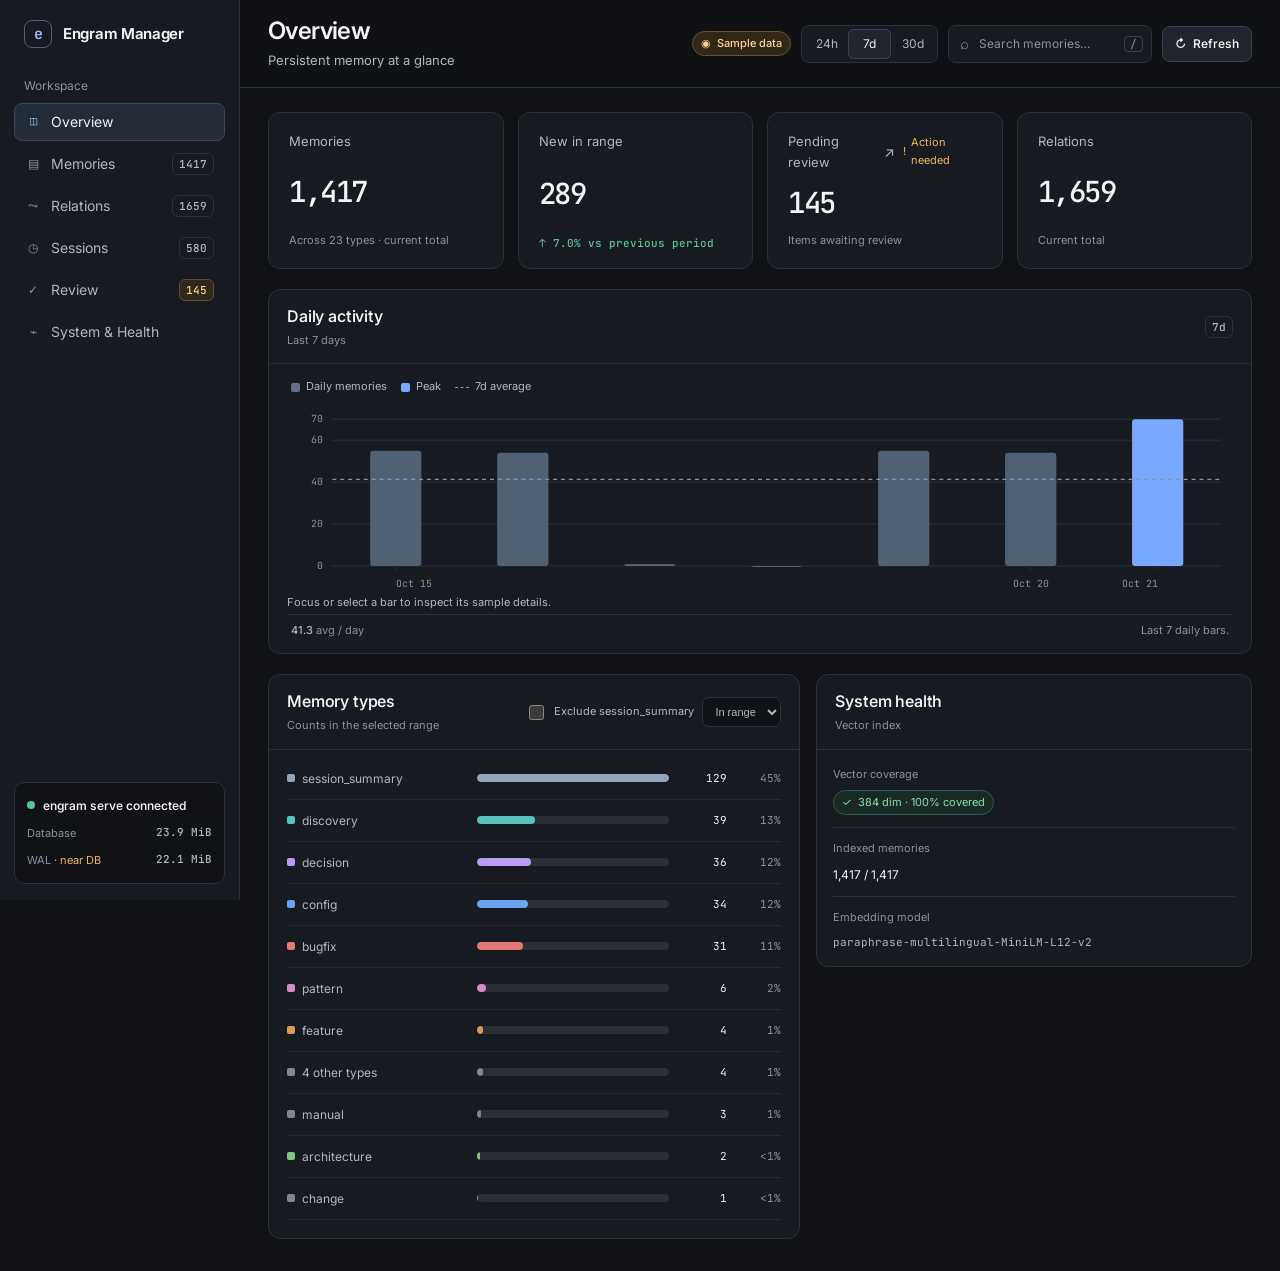
<file: References/Desing luna/index.html>
<!doctype html>
<html lang="en">
<head>
  <meta charset="utf-8">
  <meta name="viewport" content="width=device-width, initial-scale=1">
  <meta name="color-scheme" content="dark">
  <title>Overview · Engram Manager</title>
  <link rel="preconnect" href="https://fonts.googleapis.com">
  <link rel="preconnect" href="https://fonts.gstatic.com" crossorigin>
  <link href="https://fonts.googleapis.com/css2?family=Inter:wght@400;500;600;650;700&family=JetBrains+Mono:wght@400;500;600&display=swap" rel="stylesheet">
  <style>
    :root {
      color-scheme: dark;
      --app: #101216; --surface: #171a20; --elevated: #20242c;
      --border: #2b303a; --border-strong: #3a414d;
      --text: #f1f3f6; --text-secondary: #b0b7c3; --text-muted: #8992a1;
      --accent: #78a9ff; --accent-strong: #9bc0ff;
      --success: #56c596; --warning: #f0b55c; --danger: #f07878; --info: #6bb9df;
      --type-session-summary: #93a4ba; --type-discovery: #56c5b7;
      --type-decision: #b99af7; --type-config: #68a6f0; --type-bugfix: #e47878;
      --type-pattern: #d58bc9; --type-architecture: #7bc77f;
      --type-feature: #d89a59; --type-other: #7f8793;
      --font-ui: "Inter", -apple-system, BlinkMacSystemFont, "Segoe UI", sans-serif;
      --font-mono: "JetBrains Mono", ui-monospace, SFMono-Regular, Consolas, monospace;
      --display-size: 40px; --display-line: 44px; --h1-size: 24px; --h2-size: 16px;
      --body-size: 14px; --caption-size: 12px;
      --space-1: 4px; --space-2: 8px; --space-3: 12px; --space-4: 16px;
      --space-5: 20px; --space-6: 24px; --space-8: 32px;
      --radius-control: 8px; --radius-card: 12px; --sidebar-width: 240px;
      --focus-ring: 0 0 0 3px #78a9ff59;
    }
    *,*::before,*::after{box-sizing:border-box}
    [hidden]{display:none!important}
    body{margin:0;min-width:320px;background:var(--app);color:var(--text);font:400 var(--body-size)/1.6 var(--font-ui)}
    button,input{color:inherit;font:inherit}button,a{cursor:pointer}button:focus-visible,input:focus-visible,a:focus-visible{outline:0;box-shadow:var(--focus-ring)}
    .app-shell{min-height:100vh}.sidebar{position:fixed;inset:0 auto 0 0;z-index:3;display:flex;width:var(--sidebar-width);flex-direction:column;padding:20px 14px 16px;background:var(--surface);border-right:1px solid var(--border)}
    .brand{display:flex;align-items:center;gap:11px;padding:0 10px 28px;font-size:15px;font-weight:650;letter-spacing:-.02em}.brand-mark{display:grid;width:28px;height:28px;place-items:center;border:1px solid #526078;border-radius:8px;color:var(--accent-strong);font:600 15px/1 var(--font-mono)}
    .nav-label{padding:0 10px 8px;color:var(--text-muted);font-size:var(--caption-size)}.nav-list{display:grid;gap:4px}.nav-item{display:flex;min-height:38px;align-items:center;justify-content:space-between;gap:12px;padding:0 10px;border:1px solid transparent;border-radius:var(--radius-control);color:var(--text-secondary);text-decoration:none;transition:background-color 140ms ease,color 140ms ease}.nav-item:hover{background:var(--elevated);color:var(--text)}.nav-item[aria-current=page]{background:#242c38;border-color:#37465c;color:var(--text)}.nav-copy{display:flex;align-items:center;gap:10px}.nav-glyph{display:inline-grid;width:16px;height:16px;place-items:center;color:var(--text-muted);font:500 12px/1 var(--font-mono)}.nav-item[aria-current=page] .nav-glyph{color:var(--accent-strong)}
    .count{min-width:28px;padding:1px 6px;border:1px solid var(--border);border-radius:6px;color:var(--text-secondary);text-align:right;font:500 11px/18px var(--font-mono);font-variant-numeric:tabular-nums}.count.review{border-color:#604c30;background:#30271b;color:#ffd18a}.sidebar-spacer{flex:1}.connection-card{display:grid;gap:10px;padding:13px 12px;border:1px solid var(--border);border-radius:10px;background:var(--app)}.connection-title{display:flex;align-items:center;gap:8px;color:var(--text);font-size:12px;font-weight:550}.status-dot{width:8px;height:8px;flex:0 0 auto;border-radius:50%;background:var(--success)}.connection-meta{display:grid;grid-template-columns:minmax(0,1fr) auto;gap:8px;color:var(--text-muted);font-size:11px}.wal-warning{color:var(--warning)}.connection-meta strong{color:var(--text-secondary);font:500 11px var(--font-mono);font-variant-numeric:tabular-nums}
    .main{min-height:100vh;margin-left:var(--sidebar-width)}.topbar{position:sticky;top:0;z-index:2;display:flex;min-height:88px;align-items:center;justify-content:space-between;gap:20px;padding:16px 28px;border-bottom:1px solid var(--border);background:color-mix(in srgb,var(--app) 94%,transparent);backdrop-filter:blur(12px)}.page-heading h1{margin:0;font-size:var(--h1-size);font-weight:600;letter-spacing:-.025em;line-height:1.25}.page-heading p{margin:4px 0 0;color:var(--text-secondary);font-size:13px}.toolbar{display:flex;align-items:center;gap:10px}.sample-badge{display:inline-flex;min-height:25px;align-items:center;gap:6px;padding:2px 8px;border:1px solid #68512f;border-radius:999px;background:#302719;color:#ffd18a;font-size:11px;font-weight:500;white-space:nowrap}.segmented{display:inline-flex;padding:3px;border:1px solid var(--border);border-radius:var(--radius-control);background:var(--surface)}.segment{min-width:43px;min-height:30px;padding:4px 9px;border:0;border-radius:6px;background:transparent;color:var(--text-secondary);font-size:12px}.segment:hover{color:var(--text)}.segment[aria-pressed=true]{background:var(--elevated);color:var(--text);box-shadow:inset 0 0 0 1px var(--border-strong)}
    .search{display:flex;width:204px;height:38px;align-items:center;gap:8px;padding:0 8px 0 11px;border:1px solid var(--border);border-radius:var(--radius-control);background:var(--surface)}.search-icon{color:var(--text-muted);font-size:15px}.search input{width:100%;min-width:0;border:0;outline:0;background:transparent;font-size:12px}.search input::placeholder{color:var(--text-muted)}.search kbd{padding:0 5px;border:1px solid var(--border-strong);border-radius:4px;color:var(--text-muted);font:11px var(--font-mono)}.button{display:inline-flex;min-height:36px;align-items:center;justify-content:center;gap:7px;padding:0 12px;border:1px solid var(--border-strong);border-radius:var(--radius-control);background:var(--elevated);color:var(--text);font-size:12px;font-weight:550;transition:background-color 140ms ease,border-color 140ms ease}.button:hover{border-color:#596373;background:#2a303a}.button:disabled{cursor:not-allowed;opacity:.55}
    .content{display:grid;max-width:1600px;gap:20px;margin:0 auto;padding:24px 28px 32px}.kpi-grid{display:grid;grid-template-columns:repeat(4,minmax(0,1fr));gap:14px}.card{min-width:0;border:1px solid var(--border);border-radius:var(--radius-card);background:var(--surface)}.kpi-card{display:grid;min-height:132px;align-content:space-between;gap:14px;padding:18px 20px}.kpi-top{display:flex;align-items:center;justify-content:space-between;gap:8px}.kpi-label{color:var(--text-secondary);font-size:13px}.kpi-label-link{display:flex;min-height:24px;align-items:center;gap:8px;padding:0;border:0;background:transparent;color:var(--text-secondary);text-align:left;text-decoration:none}.kpi-label-link:hover .kpi-label{color:var(--text)}.kpi-value{color:var(--text);font:500 29px/1.1 var(--font-mono);font-variant-numeric:tabular-nums;letter-spacing:-.05em}.kpi-foot{display:flex;align-items:center;gap:7px;color:var(--text-muted);font-size:11px}.delta{display:inline-flex;align-items:center;gap:4px;font:500 11px var(--font-mono);font-variant-numeric:tabular-nums}.delta.up{color:var(--success)}.delta.down{color:var(--danger)}.delta.neutral{color:var(--text-muted)}.pending-marker{display:inline-flex;align-items:center;gap:5px;color:var(--warning);font-size:11px}.visually-hidden{position:absolute;width:1px;height:1px;overflow:hidden;clip:rect(0,0,0,0);white-space:nowrap}
    .card-header{display:flex;min-height:58px;align-items:center;justify-content:space-between;gap:14px;padding:14px 18px;border-bottom:1px solid var(--border)}.card-title{margin:0;font-size:var(--h2-size);font-weight:550;letter-spacing:-.01em}.card-subtitle{margin:2px 0 0;color:var(--text-muted);font-size:11px}.header-actions{display:flex;align-items:center;gap:8px}.small-select{min-height:30px;padding:4px 8px;border:1px solid var(--border);border-radius:7px;background:var(--app);color:var(--text-secondary);font-size:11px}.toggle-label{display:inline-flex;min-height:32px;align-items:center;gap:7px;color:var(--text-secondary);font-size:11px;cursor:pointer}.toggle-label input{width:15px;height:15px;accent-color:var(--accent)}
    .activity-card{min-height:260px}.chart-wrap{padding:14px 18px 14px}.chart-legend{display:flex;flex-wrap:wrap;align-items:center;gap:14px;padding:0 4px 8px;color:var(--text-secondary);font-size:11px}.legend-item{display:inline-flex;align-items:center;gap:6px}.legend-swatch{width:9px;height:9px;border-radius:2px;background:#647184}.legend-swatch.peak{background:var(--accent)}.legend-line{width:14px;border-top:1px dashed var(--text-muted)}.activity-chart{display:block;width:100%;height:190px;overflow:visible}.chart-grid{stroke:#2b303a;stroke-width:1}.chart-axis{fill:var(--text-muted);font:10px var(--font-mono)}.chart-average{stroke:#8992a1;stroke-width:1.2;stroke-dasharray:4 4}.chart-average-label{fill:var(--text-secondary);stroke:var(--surface);stroke-width:5px;stroke-linejoin:round;paint-order:stroke;font:10px var(--font-mono)}.chart-bar{fill:#516174;cursor:pointer}.chart-bar.peak{fill:var(--accent)}.chart-bar:hover{fill:#78869a}.chart-bar.peak:hover{fill:var(--accent-strong)}.chart-bar:focus{outline:none;stroke:#f1f3f6;stroke-width:2}.chart-note{display:flex;justify-content:space-between;gap:12px;padding:7px 4px 0;border-top:1px solid var(--border);color:var(--text-muted);font-size:11px}.chart-note strong{color:var(--text-secondary);font-weight:500}.chart-selected{min-height:20px;color:var(--text-secondary);font-size:11px}.tooltip{position:fixed;z-index:5;display:none;max-width:220px;padding:8px 10px;border:1px solid var(--border-strong);border-radius:7px;background:var(--elevated);box-shadow:0 8px 24px #0006;color:var(--text);font-size:11px;pointer-events:none}.tooltip.visible{display:grid;gap:2px}.tooltip span{color:var(--text-secondary)}.inline-state{display:flex;min-height:110px;align-items:center;justify-content:center;padding:20px;color:var(--text-secondary);text-align:center;font-size:12px}.inline-state strong{display:block;margin-bottom:4px;color:var(--text);font-weight:550}
    .lower-grid{display:grid;grid-template-columns:minmax(0,1.1fr) minmax(320px,.9fr);gap:16px;align-items:start}.type-list{padding:8px 18px 18px}.type-row{display:grid;grid-template-columns:minmax(132px,180px) minmax(60px,1fr) 48px 44px;min-height:42px;align-items:center;gap:10px;border-bottom:1px solid color-mix(in srgb,var(--border) 70%,transparent)}.type-chip{display:inline-flex;width:max-content;max-width:100%;align-items:center;gap:7px;overflow:hidden;color:var(--text-secondary);font-size:12px;text-overflow:ellipsis;white-space:nowrap}.type-dot{width:8px;height:8px;flex:0 0 auto;border-radius:2px;background:var(--type-color)}.bar-track{display:block;height:8px;overflow:hidden;border-radius:5px;background:#292e37}.bar-fill{display:block;width:var(--bar-width);height:100%;border-radius:inherit;background:var(--type-color)}.type-count,.type-share{text-align:right;font:11px var(--font-mono);font-variant-numeric:tabular-nums}.type-count{color:var(--text)}.type-share{color:var(--text-muted)}.type-empty{grid-column:1/-1}
    .system-stack{display:grid;gap:12px;padding:16px}.system-item{display:grid;gap:7px;padding-bottom:12px;border-bottom:1px solid var(--border)}.system-item:last-child{padding-bottom:0;border-bottom:0}.system-label{color:var(--text-muted);font-size:11px}.system-value{display:flex;align-items:center;gap:8px;color:var(--text);font-size:12px}.health-pill{display:inline-flex;width:max-content;min-height:25px;align-items:center;gap:6px;padding:2px 8px;border:1px solid #285d49;border-radius:999px;background:#172a23;color:#8be0b7;font-size:11px}.health-pill.warn{border-color:#68512f;background:#302719;color:#ffd18a}.model-name{overflow-wrap:anywhere;color:var(--text-secondary);font:11px/1.5 var(--font-mono)}.progress-track{width:100%;height:5px;overflow:hidden;border-radius:5px;background:#292e37}.progress-fill{height:100%;background:var(--success)}
    .skeleton{position:relative;overflow:hidden;background:#272c35;color:transparent;border-radius:5px}.skeleton::after{position:absolute;inset:0;background:linear-gradient(90deg,transparent,#ffffff0b,transparent);content:"";transform:translateX(-100%);animation:shimmer 1.4s infinite}@keyframes shimmer{to{transform:translateX(100%)}}
    @media(max-width:1180px){.topbar{align-items:flex-start;flex-direction:column}.toolbar{width:100%;justify-content:space-between}.lower-grid{grid-template-columns:minmax(0,1fr) minmax(300px,.85fr)}}
    @media(max-width:1024px){:root{--sidebar-width:204px}.sidebar{padding-inline:10px}.topbar{padding-inline:20px}.content{padding:20px}.kpi-grid{gap:10px}.kpi-card{padding:15px}.kpi-value{font-size:25px}.lower-grid{grid-template-columns:minmax(0,1fr)}.system-stack{grid-template-columns:repeat(3,minmax(0,1fr))}.system-item{padding:0 10px 0 0;border:0;border-right:1px solid var(--border)}.system-item:last-child{padding-right:0;border:0}}
    @media(max-width:760px){.sidebar{position:static;width:auto;min-height:auto;padding:12px 14px;border-right:0;border-bottom:1px solid var(--border)}.brand{padding:0 0 12px}.nav-label,.sidebar-spacer,.connection-card{display:none}.nav-list{display:flex;overflow-x:auto;gap:4px}.nav-item{min-width:max-content;min-height:36px;padding:0 9px}.nav-item:not([aria-current=page]) .count{display:none}.main{margin-left:0}.topbar{position:static;gap:14px;padding:18px 16px}.toolbar{display:grid;grid-template-columns:1fr auto;gap:8px}.sample-badge{grid-column:1/-1;justify-self:start}.segmented{grid-column:1/-1;justify-self:start}.search{width:100%}.content{gap:14px;padding:14px 14px 24px}.kpi-grid{grid-template-columns:repeat(2,minmax(0,1fr))}.kpi-card{min-height:116px;padding:14px}.card-header{align-items:flex-start;flex-direction:column}.header-actions{flex-wrap:wrap}.system-stack{grid-template-columns:minmax(0,1fr)}.system-item{padding:0 0 12px;border:0;border-bottom:1px solid var(--border)}.system-item:last-child{padding-bottom:0;border:0}}
    @media(max-width:420px){.kpi-value{font-size:22px}.kpi-foot{font-size:10px}.type-row{grid-template-columns:minmax(90px,1.1fr) minmax(32px,1fr) 36px 34px;gap:6px}.chart-wrap{padding-inline:10px}}
    @media(prefers-reduced-motion:reduce){*,*::before,*::after{scroll-behavior:auto!important;animation-duration:.01ms!important;animation-iteration-count:1!important;transition-duration:.01ms!important}}
  </style>
</head>
<body>
  <div class="app-shell">
    <aside class="sidebar" aria-label="Main navigation">
      <div class="brand"><span class="brand-mark" aria-hidden="true">e</span><span>Engram Manager</span></div>
      <div class="nav-label">Workspace</div>
      <nav class="nav-list" aria-label="Workspace">
        <a class="nav-item" href="#overview" aria-current="page"><span class="nav-copy"><span class="nav-glyph" aria-hidden="true">◫</span>Overview</span></a>
        <a class="nav-item" href="#memories"><span class="nav-copy"><span class="nav-glyph" aria-hidden="true">▤</span>Memories</span><span class="count">1417</span></a>
        <a class="nav-item" href="#relations"><span class="nav-copy"><span class="nav-glyph" aria-hidden="true">⤳</span>Relations</span><span class="count">1659</span></a>
        <a class="nav-item" href="#sessions"><span class="nav-copy"><span class="nav-glyph" aria-hidden="true">◷</span>Sessions</span><span class="count">580</span></a>
        <a class="nav-item" href="#review"><span class="nav-copy"><span class="nav-glyph" aria-hidden="true">✓</span>Review</span><span class="count review">145</span></a>
        <a class="nav-item" href="#system"><span class="nav-copy"><span class="nav-glyph" aria-hidden="true">⌁</span>System &amp; Health</span></a>
      </nav>
      <div class="sidebar-spacer"></div>
      <section class="connection-card" aria-label="Connection status"><div class="connection-title"><span class="status-dot" aria-hidden="true"></span>engram serve connected</div><div class="connection-meta"><span>Database</span><strong>23.9 MiB</strong></div><div class="connection-meta"><span>WAL <span class="wal-warning">· near DB</span></span><strong>22.1 MiB</strong></div></section>
    </aside>
    <main class="main" id="overview">
      <header class="topbar">
        <div class="page-heading"><h1>Overview</h1><p>Persistent memory at a glance</p></div>
        <div class="toolbar">
          <span class="sample-badge" id="sample-badge" hidden><span aria-hidden="true">◉</span>Sample data</span>
          <div class="segmented" role="group" aria-label="Time range"><button class="segment" type="button" data-range="24h" aria-pressed="false">24h</button><button class="segment" type="button" data-range="7d" aria-pressed="true">7d</button><button class="segment" type="button" data-range="30d" aria-pressed="false">30d</button></div>
          <label class="search"><span class="search-icon" aria-hidden="true">⌕</span><span class="visually-hidden">Search memories</span><input id="search" type="search" placeholder="Search memories…"><kbd aria-hidden="true">/</kbd></label>
          <button class="button" id="refresh" type="button"><span aria-hidden="true">↻</span>Refresh</button>
        </div>
      </header>
      <div class="content">
        <section class="kpi-grid" aria-label="Memory metrics">
          <article class="card kpi-card"><div class="kpi-top"><span class="kpi-label">Memories</span></div><div class="kpi-value" id="total-memories">1,417</div><div class="kpi-foot">Across 23 types · current total</div></article>
          <article class="card kpi-card"><div class="kpi-top"><span class="kpi-label">New in range</span></div><div class="kpi-value" id="new-count">289</div><div class="kpi-foot"><span class="delta neutral" id="new-delta">— Comparison unavailable</span></div></article>
          <article class="card kpi-card"><div class="kpi-top"><a class="kpi-label-link" href="#review"><span class="kpi-label">Pending review</span><span aria-hidden="true">↗</span></a><span class="pending-marker"><span aria-hidden="true">!</span>Action needed</span></div><div class="kpi-value" id="pending-count">145</div><div class="kpi-foot">Items awaiting review</div></article>
          <article class="card kpi-card"><div class="kpi-top"><span class="kpi-label">Relations</span></div><div class="kpi-value" id="relation-count">1,659</div><div class="kpi-foot">Current total</div></article>
        </section>
        <article class="card activity-card" id="activity-card">
          <header class="card-header"><div><h2 class="card-title">Daily activity</h2><p class="card-subtitle" id="activity-window">Last 7 days</p></div><div class="header-actions"><span class="count" id="activity-range">7d</span></div></header>
          <div class="chart-wrap" id="chart-wrap">
            <div class="chart-legend"><span class="legend-item"><span class="legend-swatch" aria-hidden="true"></span>Daily memories</span><span class="legend-item"><span class="legend-swatch peak" aria-hidden="true"></span>Peak</span><span class="legend-item"><span class="legend-line" aria-hidden="true"></span><span id="average-legend">7-day average</span></span></div>
            <svg class="activity-chart" id="activity-chart" viewBox="0 0 960 190" role="group" aria-label="Daily memory activity chart"></svg>
            <div class="chart-selected" id="chart-selected" aria-live="polite">Focus or select a bar to inspect its sample details.</div>
            <div class="chart-note"><span id="chart-average"><strong>41.3</strong> avg / day</span><span id="chart-context">Weekend values are near zero.</span></div>
          </div>
          <div class="inline-state" id="chart-empty" hidden><div><strong>No activity data</strong>There are no bars in this selected range.</div></div>
        </article>
        <div class="lower-grid">
          <article class="card" id="type-card">
            <header class="card-header"><div><h2 class="card-title">Memory types</h2><p class="card-subtitle" id="type-window">Counts in the last 7 days</p></div><div class="header-actions"><label class="toggle-label"><input id="exclude-sessions" type="checkbox">Exclude session_summary</label><select class="small-select" id="type-period" aria-label="Memory type period"><option value="range">In range</option><option value="all">All time</option></select></div></header>
            <div class="type-list" id="type-list" aria-live="polite"></div>
          </article>
          <article class="card" id="system">
            <header class="card-header"><div><h2 class="card-title">System health</h2><p class="card-subtitle">Vector index</p></div></header>
            <div class="system-stack">
              <div class="system-item"><span class="system-label">Vector coverage</span><span class="health-pill" id="vector-health"><span aria-hidden="true">✓</span><span id="vector-status">384 dim · 100% covered</span></span><div class="progress-track" id="vector-progress-track" hidden><div class="progress-fill" id="vector-progress"></div></div></div>
              <div class="system-item"><span class="system-label">Indexed memories</span><span class="system-value" id="vector-total">1,417 / 1,417</span></div>
              <div class="system-item"><span class="system-label">Embedding model</span><span class="model-name" id="embedding-model">paraphrase-multilingual-MiniLM-L12-v2</span></div>
            </div>
          </article>
        </div>
      </div>
    </main>
  </div>
  <div class="tooltip" id="chart-tooltip" role="status" aria-live="polite"></div>
  <script>
    const DATA = {
      source: "sample",
      daily: [
        {date:"2026-09-22",count:23,topType:"session_summary"},{date:"2026-09-23",count:29,topType:"discovery"},{date:"2026-09-24",count:33,topType:"config"},{date:"2026-09-25",count:38,topType:"bugfix"},{date:"2026-09-26",count:1,topType:"session_summary"},{date:"2026-09-27",count:0,topType:"discovery"},
        {date:"2026-09-28",count:40,topType:"session_summary"},{date:"2026-09-29",count:46,topType:"discovery"},{date:"2026-09-30",count:43,topType:"config"},{date:"2026-10-01",count:42,topType:"bugfix"},{date:"2026-10-02",count:45,topType:"decision"},{date:"2026-10-03",count:1,topType:"session_summary"},{date:"2026-10-04",count:0,topType:"pattern"},
        {date:"2026-10-05",count:110,topType:"session_summary"},{date:"2026-10-06",count:41,topType:"discovery"},{date:"2026-10-07",count:45,topType:"config"},{date:"2026-10-08",count:55,topType:"bugfix"},{date:"2026-10-09",count:48,topType:"decision"},{date:"2026-10-10",count:1,topType:"session_summary"},{date:"2026-10-11",count:0,topType:"discovery"},
        {date:"2026-10-12",count:45,topType:"session_summary"},{date:"2026-10-13",count:52,topType:"config"},{date:"2026-10-14",count:53,topType:"bugfix"},{date:"2026-10-15",count:55,topType:"session_summary"},{date:"2026-10-16",count:54,topType:"discovery"},{date:"2026-10-17",count:1,topType:"session_summary"},{date:"2026-10-18",count:0,topType:"decision"},{date:"2026-10-19",count:55,topType:"config"},{date:"2026-10-20",count:54,topType:"bugfix"},{date:"2026-10-21",count:70,topType:"session_summary"}
      ],
      hourly: [
        {hour:"00:00",count:0,topType:"session_summary"},{hour:"01:00",count:0,topType:"session_summary"},{hour:"02:00",count:0,topType:"discovery"},{hour:"03:00",count:0,topType:"config"},{hour:"04:00",count:0,topType:"session_summary"},{hour:"05:00",count:0,topType:"bugfix"},{hour:"06:00",count:0,topType:"session_summary"},{hour:"07:00",count:0,topType:"discovery"},{hour:"08:00",count:2,topType:"config"},{hour:"09:00",count:5,topType:"session_summary"},{hour:"10:00",count:6,topType:"discovery"},{hour:"11:00",count:8,topType:"config"},{hour:"12:00",count:9,topType:"session_summary"},{hour:"13:00",count:8,topType:"bugfix"},{hour:"14:00",count:7,topType:"decision"},{hour:"15:00",count:7,topType:"session_summary"},{hour:"16:00",count:6,topType:"discovery"},{hour:"17:00",count:5,topType:"config"},{hour:"18:00",count:4,topType:"session_summary"},{hour:"19:00",count:3,topType:"bugfix"},{hour:"20:00",count:0,topType:"decision"},{hour:"21:00",count:0,topType:"session_summary"},{hour:"22:00",count:0,topType:"discovery"},{hour:"23:00",count:0,topType:"pattern"}
      ],
      typeCounts: {
        all: {session_summary:353,discovery:270,config:254,bugfix:226,decision:107,architecture:103,pattern:44,preference:17,manual:16,"14 smaller types":27},
        "24h": {session_summary:30,discovery:10,decision:8,config:8,bugfix:8,pattern:2,feature:1,manual:1,architecture:1,change:1},
        "7d": {session_summary:129,discovery:39,decision:36,config:34,bugfix:31,pattern:6,feature:4,manual:3,architecture:2,change:1,"4 other types":4},
        "30d": {session_summary:420,discovery:180,config:150,bugfix:140,decision:80,architecture:50,pattern:30,feature:12,manual:6,preference:4,change:3,"other types":8}
      },
      totals: {
        memories:1417,relations:1659,sessions:580,pendingReview:145,memoryTypes:23,
        databaseMiB:23.9,walMiB:22.1,vectorCovered:1417,vectorTotal:1417,dimensions:384,
        embeddingModel:"paraphrase-multilingual-MiniLM-L12-v2",
        previousPeriod:{"24h":76,"7d":270,"30d":1080}
      }
    };
    const TYPE_TOKEN = {session_summary:"--type-session-summary",discovery:"--type-discovery",decision:"--type-decision",config:"--type-config",bugfix:"--type-bugfix",pattern:"--type-pattern",architecture:"--type-architecture",feature:"--type-feature",preference:"--type-other",manual:"--type-other",change:"--type-other",other:"--type-other"};
    const fmt = new Intl.NumberFormat("en-US");
    const RANGE_LABEL = {"24h":"Last 24 hours","7d":"Last 7 days","30d":"Last 30 days"};
    let selectedRange = "7d";
    let typePeriod = "range";
    let focusedDatum = null;
    const chart = document.getElementById("activity-chart");
    const tooltip = document.getElementById("chart-tooltip");
    const typeList = document.getElementById("type-list");

    function total(items){return items.reduce((sum,item)=>sum+item.count,0)}
    function dateLabel(iso){return new Date(`${iso}T12:00:00Z`).toLocaleDateString("en-US",{month:"short",day:"2-digit",timeZone:"UTC"})}
    function topTypeFor(counts){return Object.entries(counts).filter(([name])=>!name.includes("other")&&!name.includes("smaller")).sort((a,b)=>b[1]-a[1])[0]?.[0]||"other"}
    function datasetForRange(){if(selectedRange==="24h")return DATA.hourly;if(selectedRange==="7d")return DATA.daily.slice(-7);return DATA.daily}
    function countForRange(){return total(datasetForRange())}
    function deltaForRange(){const current=countForRange();const previous=DATA.totals.previousPeriod[selectedRange];if(current===previous)return{className:"neutral",symbol:"—",text:"No change",percent:0};const change=(current-previous)/previous*100;return{className:change>0?"up":"down",symbol:change>0?"↑":"↓",text:`${Math.abs(change).toFixed(1)}% vs previous period`,percent:change}}
    function renderKpis(){document.getElementById("total-memories").textContent=fmt.format(DATA.totals.memories);document.getElementById("relation-count").textContent=fmt.format(DATA.totals.relations);document.getElementById("pending-count").textContent=fmt.format(DATA.totals.pendingReview);document.getElementById("new-count").textContent=fmt.format(countForRange());const delta=deltaForRange();const node=document.getElementById("new-delta");node.className=`delta ${delta.className}`;node.textContent=`${delta.symbol} ${delta.text}`}
    function rowsForCurrentTypeRange(){return typePeriod==="all"?DATA.typeCounts.all:DATA.typeCounts[selectedRange]}
    function renderTypes(){const rows=rowsForCurrentTypeRange();const entries=Object.entries(rows).filter(([name])=>!(document.getElementById("exclude-sessions").checked&&name==="session_summary")).sort((a,b)=>b[1]-a[1]);const heading=document.getElementById("type-window");heading.textContent=typePeriod==="all"?"All-time counts":"Counts in the selected range";if(!entries.length){typeList.innerHTML='<div class="inline-state type-empty"><div><strong>No type counts</strong>No records are available for this range.</div></div>';return}const max=Math.max(...entries.map(([,count])=>count));const totalCount=Object.values(rows).reduce((sum,value)=>sum+value,0);typeList.innerHTML=entries.map(([name,count])=>{const token=TYPE_TOKEN[name]||TYPE_TOKEN.other;const share=count/totalCount*100;const percent=share>0&&share<1?"<1%":`${Math.round(share)}%`;return `<div class="type-row"><span class="type-chip" style="--type-color:var(${token})"><span class="type-dot" aria-hidden="true"></span>${name}</span><span class="bar-track" aria-hidden="true"><span class="bar-fill" style="--type-color:var(${token});--bar-width:${count/max*100}%"></span></span><span class="type-count">${fmt.format(count)}</span><span class="type-share">${percent}</span></div>`}).join("")}
    function niceMax(value){return Math.max(1,Math.ceil(value/10)*10)}
    function chartLabel(datum){return selectedRange==="24h"?datum.hour:dateLabel(datum.date)}
    function showTooltip(node,datum,event){
      focusedDatum=datum;
      const label=chartLabel(datum);
      tooltip.innerHTML=`<strong>${label} · ${fmt.format(datum.count)}</strong><span>Top type: ${datum.topType}</span>`;
      tooltip.classList.add("visible");
      const box=node.getBoundingClientRect();
      const pointerX=event&&Number.isFinite(event.clientX)&&event.clientX?event.clientX:box.left+box.width/2;
      const pointerY=event&&Number.isFinite(event.clientY)&&event.clientY?event.clientY:box.top;
      const tipWidth=tooltip.offsetWidth,tipHeight=tooltip.offsetHeight;
      tooltip.style.left=`${Math.max(8,Math.min(pointerX+12,window.innerWidth-tipWidth-8))}px`;
      tooltip.style.top=`${Math.max(8,Math.min(pointerY-tipHeight-10,window.innerHeight-tipHeight-8))}px`;
      document.getElementById("chart-selected").textContent=`${label} · ${fmt.format(datum.count)} memories · Top type: ${datum.topType}`;
    }
    function hideTooltip(){tooltip.classList.remove("visible")}
    function makeTicks(data){
      if(selectedRange==="24h")return [0,6,12,18,23].map(index=>({index,label:data[index].hour.slice(0,2)}));
      const ticks=[];
      for(let index=0;index<data.length;index+=5)ticks.push({index,label:dateLabel(data[index].date)});
      if(selectedRange==="30d"){
        const peakIndex=data.findIndex(item=>item.date==="2026-10-05");
        if(peakIndex>=0&&!ticks.some(tick=>tick.index===peakIndex))ticks.push({index:peakIndex,label:dateLabel(data[peakIndex].date)});
      }
      const last=data.length-1;
      if(!ticks.some(tick=>tick.index===last))ticks.push({index:last,label:chartLabel(data[last])});
      return ticks.sort((a,b)=>a.index-b.index);
    }
    function renderChart(){
      const data=datasetForRange();
      document.getElementById("activity-window").textContent=RANGE_LABEL[selectedRange];
      document.getElementById("activity-range").textContent=selectedRange;
      document.getElementById("chart-wrap").hidden=data.length===0;
      document.getElementById("chart-empty").hidden=data.length>0;
      if(!data.length)return;
      const width=960,height=190,left=46,right=12,top=14,bottom=27;
      const plotW=width-left-right,plotH=height-top-bottom;
      const maxValue=Math.max(...data.map(item=>item.count));
      const maxY=niceMax(maxValue);
      const levelStep=maxY>60?20:Math.max(2,Math.ceil(maxY/4/2)*2);
      const levels=[];
      for(let level=0;level<=maxY;level+=levelStep)levels.push(level);
      if(levels.at(-1)!==maxY)levels.push(maxY);
      const y=value=>top+plotH-value/maxY*plotH;
      const grid=levels.map(value=>`<line class="chart-grid" x1="${left}" x2="${width-right}" y1="${y(value)}" y2="${y(value)}"/><text class="chart-axis" x="${left-9}" y="${y(value)+3}" text-anchor="end">${value}</text>`).join("");
      const average=total(data)/data.length,avgY=y(average);
      const avgLine=`<line class="chart-average" x1="${left}" x2="${width-right}" y1="${avgY}" y2="${avgY}"/>`;
      const slotWidth=plotW/data.length;
      const firstValue=selectedRange==="24h"?0:Date.parse(`${data[0].date}T12:00:00Z`);
      const lastDatum=data.at(-1);
      const lastValue=selectedRange==="24h"?23:Date.parse(`${lastDatum.date}T12:00:00Z`);
      const xFor=(datum,index)=>{
        const value=selectedRange==="24h"?index:Date.parse(`${datum.date}T12:00:00Z`);
        const ratio=lastValue===firstValue?0:(value-firstValue)/(lastValue-firstValue);
        return left+slotWidth/2+ratio*(plotW-slotWidth);
      };
      const barWidth=Math.min(selectedRange==="30d"?18:52,Math.max(5,slotWidth*.66));
      const bars=data.map((datum,index)=>{
        const center=xFor(datum,index),barY=y(datum.count),isPeak=datum.count===maxValue&&maxValue>0;
        return `<rect class="chart-bar${isPeak?" peak":""}" x="${center-barWidth/2}" y="${barY}" width="${barWidth}" height="${Math.max(1,top+plotH-barY)}" rx="3" tabindex="0" role="button" data-index="${index}" aria-label="${chartLabel(datum)}, ${datum.count} memories, top type ${datum.topType}"/>`;
      }).join("");
      const ticks=makeTicks(data).map(tick=>{
        const x=xFor(data[tick.index],tick.index);
        return `<line class="chart-grid" x1="${x}" x2="${x}" y1="${top+plotH}" y2="${top+plotH+4}"/><text class="chart-axis" x="${x}" y="${height-6}" text-anchor="${tick.index===0?"start":tick.index===data.length-1?"end":"middle"}">${tick.label}</text>`;
      }).join("");
      chart.innerHTML=`<title>Memory activity · ${RANGE_LABEL[selectedRange]}</title><desc>${data.length} sample bars. Average ${average.toFixed(1)}. Hover or focus a bar for its date, count, and top type.</desc>${grid}${bars}${avgLine}${ticks}`;
      chart.querySelectorAll(".chart-bar").forEach(node=>{
        const datum=data[Number(node.dataset.index)];
        node.addEventListener("pointerenter",event=>showTooltip(node,datum,event));
        node.addEventListener("pointermove",event=>showTooltip(node,datum,event));
        node.addEventListener("pointerleave",hideTooltip);
        node.addEventListener("focus",event=>showTooltip(node,datum,event));
        node.addEventListener("blur",hideTooltip);
        node.addEventListener("click",event=>showTooltip(node,datum,event));
        node.addEventListener("keydown",event=>{if(event.key==="Enter"||event.key===" "){event.preventDefault();showTooltip(node,datum,event)}});
      });
      document.getElementById("average-legend").textContent=`${selectedRange} average`;
      document.getElementById("chart-average").innerHTML=`<strong>${average.toFixed(1)}</strong> avg / ${selectedRange==="24h"?"hour":"day"}`;
      document.getElementById("chart-context").textContent=selectedRange==="30d"?"Weekends are near zero in this sample series.":selectedRange==="7d"?"Last 7 daily bars.":"Last 24 hourly bars.";
    }
    function renderSystem(){const totals=DATA.totals;const coverage=totals.vectorTotal?totals.vectorCovered/totals.vectorTotal*100:0;document.getElementById("vector-status").textContent=`${totals.dimensions} dim · ${coverage===100?"100% covered":`${coverage.toFixed(1)}% covered`}`;document.getElementById("vector-total").textContent=`${fmt.format(totals.vectorCovered)} / ${fmt.format(totals.vectorTotal)}`;document.getElementById("embedding-model").textContent=totals.embeddingModel;const incomplete=coverage<100;document.getElementById("vector-progress-track").hidden=!incomplete;document.getElementById("vector-progress").style.width=`${coverage}%`;document.getElementById("vector-health").classList.toggle("warn",incomplete);document.getElementById("vector-health").firstElementChild.textContent=incomplete?"!":"✓"}
    function renderRange(){document.querySelectorAll("[data-range]").forEach(button=>button.setAttribute("aria-pressed",String(button.dataset.range===selectedRange)));document.getElementById("sample-badge").hidden=DATA.source!=="sample";renderKpis();renderTypes();renderChart();renderSystem()}
    document.querySelectorAll("[data-range]").forEach(button=>button.addEventListener("click",()=>{selectedRange=button.dataset.range;typePeriod="range";document.getElementById("type-period").value="range";renderRange()}));document.getElementById("type-period").addEventListener("change",event=>{typePeriod=event.target.value;renderTypes()});document.getElementById("exclude-sessions").addEventListener("change",renderTypes);document.getElementById("refresh").addEventListener("click",event=>{const button=event.currentTarget;button.disabled=true;button.innerHTML='<span aria-hidden="true">↻</span>Refreshing';window.setTimeout(()=>{button.disabled=false;button.innerHTML='<span aria-hidden="true">↻</span>Refresh';renderRange()},450)});document.getElementById("search").addEventListener("keydown",event=>{if(event.key==="Escape")event.currentTarget.value=""});document.addEventListener("keydown",event=>{if(event.key==="/"&&!["INPUT","TEXTAREA"].includes(document.activeElement.tagName)){event.preventDefault();document.getElementById("search").focus()}});
    console.assert(DATA.daily.length===30&&DATA.daily[0].date==="2026-09-22"&&DATA.daily.at(-1).date==="2026-10-21","Sample daily series must cover Sep 22–Oct 21 with 30 entries");console.assert(total(DATA.daily)===1080,"Sample 30-day sum must be 1,080");console.assert(total(DATA.daily)/DATA.daily.length===36,"Sample 30-day average must be 36.0");const peak=DATA.daily.reduce((best,item)=>item.count>best.count?item:best,DATA.daily[0]);console.assert(peak.count===110&&peak.date==="2026-10-05","Sample peak must be 110 on Oct 05");console.assert(total(DATA.daily.slice(-7))===289,"Sample last 7 days must total 289");console.assert(DATA.daily.filter(item=>[0,6].includes(new Date(`${item.date}T12:00:00Z`).getUTCDay())).every(item=>item.count<=1),"Sample weekend values must be near zero");console.assert(DATA.hourly.length===24&&total(DATA.hourly)===DATA.daily.at(-1).count,"Hourly sample must contain 24 bars and reconcile to the final daily total");for(const [range,rows] of Object.entries(DATA.typeCounts)){const expected=range==="all"?DATA.totals.memories:range==="30d"?total(DATA.daily):range==="7d"?total(DATA.daily.slice(-7)):total(DATA.hourly);console.assert(Object.values(rows).reduce((sum,value)=>sum+value,0)===expected,`Type counts for ${range} must reconcile to its displayed total`)}
    renderRange();
  </script>
</body>
</html>
</file>
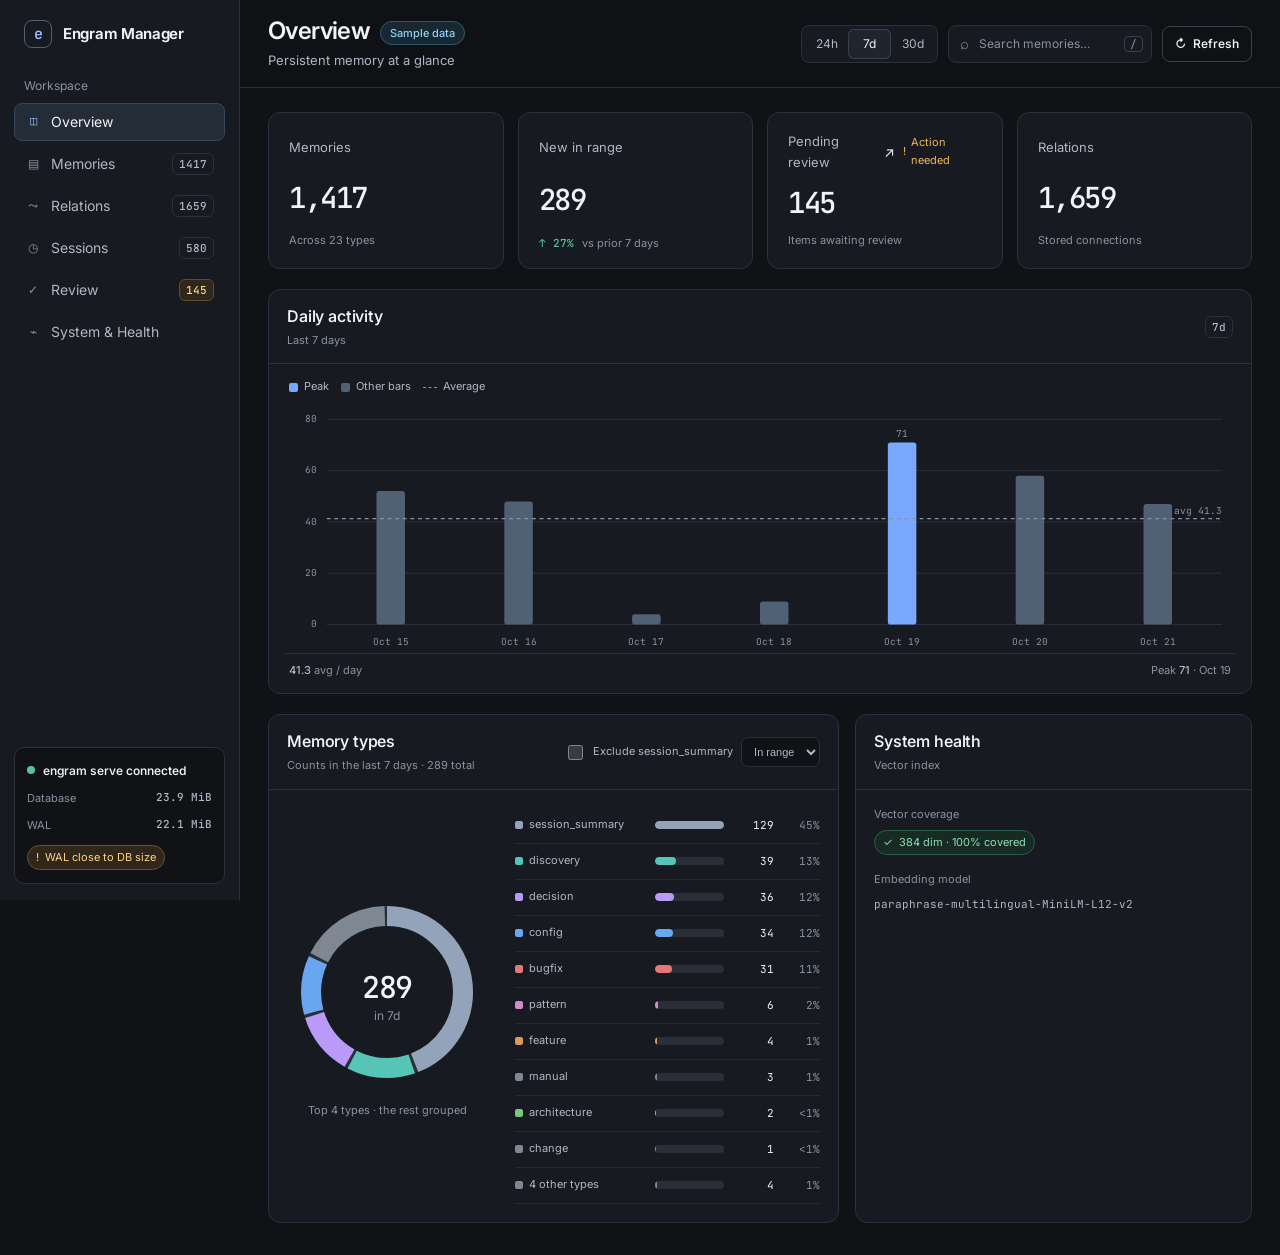
<file: References/Desing sonnet/index.html>
<!doctype html>
<html lang="en">
<head>
  <meta charset="utf-8">
  <meta name="viewport" content="width=device-width, initial-scale=1">
  <meta name="color-scheme" content="dark">
  <title>Overview · Engram Manager</title>
  <link rel="preconnect" href="https://fonts.googleapis.com">
  <link rel="preconnect" href="https://fonts.gstatic.com" crossorigin>
  <link href="https://fonts.googleapis.com/css2?family=Inter:wght@400;500;600;650;700&family=JetBrains+Mono:wght@400;500;600&display=swap" rel="stylesheet">
  <style>
    :root {
      color-scheme: dark;
      --app: #101216;
      --surface: #171a20;
      --elevated: #20242c;
      --border: #2b303a;
      --border-strong: #3a414d;
      --text: #f1f3f6;
      --text-secondary: #b0b7c3;
      --text-muted: #8992a1;
      --accent: #78a9ff;
      --accent-strong: #9bc0ff;
      --success: #56c596;
      --warning: #f0b55c;
      --danger: #f07878;
      --info: #6bb9df;
      --type-session-summary: #93a4ba;
      --type-discovery: #56c5b7;
      --type-decision: #b99af7;
      --type-config: #68a6f0;
      --type-bugfix: #e47878;
      --type-pattern: #d58bc9;
      --type-architecture: #7bc77f;
      --type-feature: #d89a59;
      --type-other: #7f8793;
      --font-ui: "Inter", -apple-system, BlinkMacSystemFont, "Segoe UI", sans-serif;
      --font-mono: "JetBrains Mono", ui-monospace, SFMono-Regular, Consolas, monospace;
      --display-size: 40px;
      --display-line: 44px;
      --h1-size: 24px;
      --h2-size: 16px;
      --body-size: 14px;
      --caption-size: 12px;
      --space-1: 4px;
      --space-2: 8px;
      --space-3: 12px;
      --space-4: 16px;
      --space-5: 20px;
      --space-6: 24px;
      --space-8: 32px;
      --radius-control: 8px;
      --radius-card: 12px;
      --sidebar-width: 240px;
      --focus-ring: 0 0 0 3px color-mix(in srgb, var(--accent) 35%, transparent);
    }
    *, *::before, *::after { box-sizing: border-box; }
    body { margin: 0; min-width: 320px; background: var(--app); color: var(--text); font: 400 var(--body-size)/1.6 var(--font-ui); }
    button, input { color: inherit; font: inherit; }
    button { cursor: pointer; }
    button:focus-visible, input:focus-visible, a:focus-visible { outline: none; box-shadow: var(--focus-ring); }
    .app-shell { min-height: 100vh; }
    .sidebar { position: fixed; inset: 0 auto 0 0; z-index: 3; display: flex; width: var(--sidebar-width); flex-direction: column; padding: 20px 14px 16px; background: var(--surface); border-right: 1px solid var(--border); }
    .brand { display: flex; align-items: center; gap: 11px; padding: 0 10px 28px; font-size: 15px; font-weight: 650; letter-spacing: -.02em; }
    .brand-mark { display: grid; width: 28px; height: 28px; place-items: center; border: 1px solid #526078; border-radius: 8px; color: var(--accent-strong); font: 600 15px/1 var(--font-mono); }
    .nav-label { padding: 0 10px 8px; color: var(--text-muted); font-size: var(--caption-size); }
    .nav-list { display: grid; gap: 4px; }
    .nav-item { display: flex; min-height: 38px; align-items: center; justify-content: space-between; gap: 12px; padding: 0 10px; border: 1px solid transparent; border-radius: var(--radius-control); color: var(--text-secondary); text-decoration: none; transition: background-color 140ms ease, color 140ms ease; }
    .nav-item:hover { background: var(--elevated); color: var(--text); }
    .nav-item[aria-current="page"] { background: #242c38; border-color: #37465c; color: var(--text); }
    .nav-copy { display: flex; align-items: center; gap: 10px; }
    .nav-glyph { display: inline-grid; width: 16px; height: 16px; place-items: center; color: var(--text-muted); font: 500 12px/1 var(--font-mono); }
    .nav-item[aria-current="page"] .nav-glyph { color: var(--accent-strong); }
    .count { min-width: 28px; padding: 1px 6px; border: 1px solid var(--border); border-radius: 6px; color: var(--text-secondary); text-align: right; font: 500 11px/18px var(--font-mono); font-variant-numeric: tabular-nums; }
    .count.review { border-color: #604c30; background: #30271b; color: #ffd18a; }
    .sidebar-spacer { flex: 1; }
    .connection-card { display: grid; gap: 10px; padding: 13px 12px; border: 1px solid var(--border); border-radius: 10px; background: var(--app); }
    .connection-title { display: flex; align-items: center; gap: 8px; color: var(--text); font-size: 12px; font-weight: 550; }
    .status-dot { width: 8px; height: 8px; flex: 0 0 auto; border-radius: 50%; background: var(--success); }
    .connection-meta { display: flex; justify-content: space-between; color: var(--text-muted); font-size: 11px; }
    .connection-meta strong { color: var(--text-secondary); font: 500 11px var(--font-mono); font-variant-numeric: tabular-nums; }
    .main { min-height: 100vh; margin-left: var(--sidebar-width); }
    .topbar { position: sticky; top: 0; z-index: 2; display: flex; min-height: 88px; align-items: center; justify-content: space-between; gap: 20px; padding: 16px 28px; border-bottom: 1px solid var(--border); background: color-mix(in srgb, var(--app) 94%, transparent); backdrop-filter: blur(12px); }
    .page-heading h1 { margin: 0; font-size: var(--h1-size); font-weight: 600; letter-spacing: -.025em; line-height: 1.25; }
    .page-heading p { margin: 4px 0 0; color: var(--text-secondary); font-size: 13px; }
    .toolbar { display: flex; align-items: center; gap: 10px; }
    .segmented { display: inline-flex; padding: 3px; border: 1px solid var(--border); border-radius: var(--radius-control); background: var(--surface); }
    .segment { min-width: 43px; min-height: 30px; padding: 4px 9px; border: 0; border-radius: 6px; background: transparent; color: var(--text-secondary); font-size: 12px; }
    .segment:hover { color: var(--text); }
    .segment[aria-pressed="true"] { background: var(--elevated); color: var(--text); box-shadow: inset 0 0 0 1px var(--border-strong); }
    .search { display: flex; width: 204px; height: 38px; align-items: center; gap: 8px; padding: 0 8px 0 11px; border: 1px solid var(--border); border-radius: var(--radius-control); background: var(--surface); }
    .search-icon { color: var(--text-muted); font-size: 15px; }
    .search input { width: 100%; min-width: 0; border: 0; outline: 0; background: transparent; font-size: 12px; }
    .search input::placeholder { color: var(--text-muted); }
    .search kbd { padding: 0 5px; border: 1px solid var(--border-strong); border-radius: 4px; color: var(--text-muted); font: 11px var(--font-mono); }
    .button { display: inline-flex; min-height: 36px; align-items: center; justify-content: center; gap: 7px; padding: 0 12px; border: 1px solid var(--border-strong); border-radius: var(--radius-control); background: var(--elevated); color: var(--text); font-size: 12px; font-weight: 550; transition: background-color 140ms ease, border-color 140ms ease; }
    .button:hover { border-color: #596373; background: #2a303a; }
    .button.secondary { background: transparent; }
    .button.secondary:hover { background: var(--elevated); }
    .button.ghost { border-color: transparent; background: transparent; color: var(--text-secondary); }
    .button.ghost:hover { background: var(--elevated); color: var(--text); }
    .button.primary { border-color: #5687d6; background: #315c9c; color: #fff; }
    .button.primary:hover { background: #3b6db5; }
    .button:disabled { cursor: not-allowed; opacity: .55; }
    .content { display: grid; max-width: 1600px; gap: 20px; margin: 0 auto; padding: 24px 28px 32px; }
    .kpi-grid { display: grid; grid-template-columns: repeat(4, minmax(0, 1fr)); gap: 14px; }
    .card { min-width: 0; border: 1px solid var(--border); border-radius: var(--radius-card); background: var(--surface); }
    .kpi-card { display: grid; min-height: 132px; align-content: space-between; gap: 14px; padding: 18px 20px; }
    .kpi-top { display: flex; align-items: center; justify-content: space-between; gap: 8px; }
    .kpi-label { color: var(--text-secondary); font-size: 13px; }
    .kpi-value { color: var(--text); font: 500 29px/1.1 var(--font-mono); font-variant-numeric: tabular-nums; letter-spacing: -.05em; }
    .kpi-foot { display: flex; align-items: center; gap: 7px; color: var(--text-muted); font-size: 11px; }
    .delta { display: inline-flex; align-items: center; gap: 4px; font: 500 11px var(--font-mono); font-variant-numeric: tabular-nums; }
    .delta.up { color: var(--success); }
    .delta.down { color: var(--danger); }
    .delta.neutral { color: var(--text-muted); }
    .kpi-action { display: inline-flex; min-height: 32px; align-items: center; gap: 8px; padding: 0; border: 0; background: none; color: inherit; text-align: left; }
    .kpi-action:hover .kpi-label { color: var(--text); }
    .pending-marker { display: inline-flex; align-items: center; gap: 5px; color: var(--warning); font-size: 11px; }
    .overview-grid { display: grid; grid-template-columns: minmax(0, 1.18fr) minmax(390px, .82fr); gap: 16px; align-items: stretch; }
    .card-header { display: flex; min-height: 58px; align-items: center; justify-content: space-between; gap: 14px; padding: 14px 18px; border-bottom: 1px solid var(--border); }
    .card-title { margin: 0; font-size: var(--h2-size); font-weight: 550; letter-spacing: -.01em; }
    .card-subtitle { margin: 2px 0 0; color: var(--text-muted); font-size: 11px; }
    .header-actions { display: flex; align-items: center; gap: 8px; }
    .small-select { min-height: 30px; padding: 4px 8px; border: 1px solid var(--border); border-radius: 7px; background: var(--app); color: var(--text-secondary); font-size: 11px; }
    .toggle-label { display: inline-flex; min-height: 32px; align-items: center; gap: 7px; color: var(--text-secondary); font-size: 11px; cursor: pointer; }
    .toggle-label input { width: 15px; height: 15px; accent-color: var(--accent); }
    .type-grid { display: grid; grid-template-columns: minmax(0,1fr) minmax(0,1fr); gap: 0 20px; padding: 14px 18px 18px; }
    .type-row { display: grid; grid-template-columns: minmax(100px, 132px) minmax(45px, 1fr) 42px 38px; min-height: 34px; align-items: center; gap: 8px; border-bottom: 1px solid color-mix(in srgb, var(--border) 70%, transparent); }
    .type-chip { display: inline-flex; width: max-content; max-width: 100%; align-items: center; gap: 6px; overflow: hidden; color: var(--text-secondary); font-size: 11px; text-overflow: ellipsis; white-space: nowrap; }
    .type-dot { width: 8px; height: 8px; flex: 0 0 auto; border-radius: 2px; background: var(--type-color); }
    .bar-track { height: 6px; overflow: hidden; border-radius: 5px; background: #292e37; }
    .bar-fill { width: var(--bar-width); height: 100%; border-radius: inherit; background: var(--type-color); }
    .type-count, .type-share { text-align: right; font: 11px var(--font-mono); font-variant-numeric: tabular-nums; }
    .type-count { color: var(--text); }
    .type-share { color: var(--text-muted); }
    .chart-wrap { padding: 14px 16px 14px; }
    .chart-legend { display: flex; flex-wrap: wrap; align-items: center; gap: 12px; padding: 0 4px 10px; color: var(--text-secondary); font-size: 11px; }
    .legend-item { display: inline-flex; align-items: center; gap: 6px; }
    .legend-swatch { width: 9px; height: 9px; border-radius: 2px; background: var(--accent); }
    .legend-line { width: 14px; border-top: 1px dashed var(--text-muted); }
    .chart { display: block; width: 100%; height: 220px; overflow: visible; }
    .chart-grid { stroke: #2b303a; stroke-width: 1; }
    .chart-axis { fill: var(--text-muted); font: 10px var(--font-mono); }
    .chart-average { stroke: #8992a1; stroke-width: 1.2; stroke-dasharray: 4 4; }
    .chart-bar { fill: #516174; }
    .chart-bar.peak { fill: var(--accent); }
    .chart-bar-hit { fill: transparent; cursor: help; }
    .chart-note { display: flex; justify-content: space-between; gap: 12px; padding: 8px 4px 0; border-top: 1px solid var(--border); color: var(--text-muted); font-size: 11px; }
    .chart-note strong { color: var(--text-secondary); font-weight: 500; }
    .tooltip { position: fixed; z-index: 5; display: none; padding: 8px 10px; border: 1px solid var(--border-strong); border-radius: 7px; background: var(--elevated); box-shadow: 0 8px 24px #0006; color: var(--text); font-size: 11px; pointer-events: none; }
    .tooltip.visible { display: grid; gap: 2px; }
    .tooltip span { color: var(--text-secondary); }
    .system-card { padding-bottom: 16px; }
    .system-grid { display: grid; grid-template-columns: 1.1fr 1fr 1.4fr; gap: 16px; padding: 16px 18px 0; }
    .system-item { display: grid; align-content: start; gap: 7px; min-width: 0; }
    .system-label { color: var(--text-muted); font-size: 11px; }
    .system-value { display: flex; align-items: center; gap: 8px; color: var(--text); font-size: 12px; }
    .health-pill { display: inline-flex; width: max-content; min-height: 25px; align-items: center; gap: 6px; padding: 2px 8px; border: 1px solid #285d49; border-radius: 999px; background: #172a23; color: #8be0b7; font-size: 11px; }
    .health-pill.warn { border-color: #68512f; background: #302719; color: #ffd18a; }
    .health-pill.error { border-color: #673b3b; background: #301e20; color: #ffaaaa; }
    .model-name { overflow-wrap: anywhere; color: var(--text-secondary); font: 11px/1.5 var(--font-mono); }
    .progress-track { width: 100%; height: 5px; overflow: hidden; border-radius: 5px; background: #292e37; }
    .progress-fill { width: 100%; height: 100%; background: var(--success); }
    .inline-state { display: flex; min-height: 110px; align-items: center; justify-content: center; padding: 20px; color: var(--text-secondary); text-align: center; font-size: 12px; }
    .inline-state strong { display: block; margin-bottom: 4px; color: var(--text); font-weight: 550; }
    .skeleton { position: relative; overflow: hidden; background: #272c35; color: transparent; border-radius: 5px; }
    .skeleton::after { position: absolute; inset: 0; background: linear-gradient(90deg, transparent, #ffffff0b, transparent); content: ""; transform: translateX(-100%); animation: shimmer 1.4s infinite; }
    @keyframes shimmer { to { transform: translateX(100%); } }
    .visually-hidden { position: absolute; width: 1px; height: 1px; overflow: hidden; clip: rect(0,0,0,0); white-space: nowrap; }
    /* v2 fixes + chart hero */
    [hidden] { display: none !important; }
    .sample-badge { display: inline-flex; margin-left: 10px; padding: 2px 9px; border: 1px solid #2f5a72; border-radius: 999px; background: #172833; color: #8fd0f0; font: 500 11px/18px var(--font-ui); letter-spacing: 0; vertical-align: middle; }
    .kpi-top { min-height: 32px; }
    .bar-track { height: 8px; }
    .bar-fill { display: block; }
    .type-grid { grid-template-columns: minmax(0, 1fr); }
    .type-row { min-height: 36px; }
    .system-grid { grid-template-columns: minmax(0, 1fr); }
    .chart { height: auto; }
    .chart-hit { fill: transparent; }
    .bar { cursor: pointer; outline: none; }
    .bar:hover .chart-bar { fill: #657a91; }
    .bar:hover .chart-bar.peak { fill: var(--accent-strong); }
    .bar:focus-visible .chart-bar { stroke: var(--accent-strong); stroke-width: 2; }
    .chart-avg-label { paint-order: stroke; stroke: var(--surface); stroke-width: 3px; }
    .legend-swatch.base { background: #516174; }
    .delta small { margin-left: 4px; color: var(--text-muted); font: 400 11px var(--font-ui); }
    /* type donut */
    .type-body { display: grid; grid-template-columns: 200px minmax(0, 1fr); gap: 28px; align-items: center; padding: 18px; }
    .type-body .type-grid { padding: 0; }
    .donut-wrap { display: grid; justify-items: center; gap: 10px; }
    .donut { width: 200px; height: 200px; }
    .donut-track { fill: none; stroke: #292e37; stroke-width: 20; }
    .donut-seg { fill: none; stroke-width: 20; }
    .donut-value { fill: var(--text); font: 500 30px var(--font-mono); letter-spacing: -.05em; }
    .donut-caption { fill: var(--text-muted); font: 12px var(--font-ui); }
    .donut-note { margin: 0; color: var(--text-muted); font-size: 11px; text-align: center; }
    @media (max-width: 760px) { .type-body { grid-template-columns: minmax(0, 1fr); } }
    @media (max-width: 1180px) {
      .topbar { align-items: flex-start; flex-direction: column; }
      .toolbar { width: 100%; justify-content: space-between; }
      .overview-grid { grid-template-columns: minmax(0,1fr); }
    }
    @media (max-width: 1024px) {
      :root { --sidebar-width: 204px; }
      .sidebar { padding-inline: 10px; }
      .topbar { padding-inline: 20px; }
      .content { padding: 20px; }
      .kpi-grid { gap: 10px; }
      .kpi-card { padding: 15px; }
      .kpi-value { font-size: 25px; }
      .type-grid { gap: 0 12px; }
      .type-row { grid-template-columns: minmax(94px, 120px) minmax(30px,1fr) 38px 34px; gap: 6px; }
    }
    @media (max-width: 760px) {
      .sidebar { position: static; width: auto; min-height: auto; padding: 12px 14px; border-right: 0; border-bottom: 1px solid var(--border); }
      .brand { padding: 0 0 12px; }
      .nav-label, .sidebar-spacer, .connection-card { display: none; }
      .nav-list { display: flex; overflow-x: auto; gap: 4px; }
      .nav-item { min-width: max-content; min-height: 36px; padding: 0 9px; }
      .nav-item:not([aria-current="page"]) .count { display: none; }
      .main { margin-left: 0; }
      .topbar { position: static; gap: 14px; padding: 18px 16px; }
      .toolbar { display: grid; grid-template-columns: 1fr auto; gap: 8px; }
      .segmented { grid-column: 1 / -1; justify-self: start; }
      .search { width: 100%; }
      .content { gap: 14px; padding: 14px 14px 24px; }
      .kpi-grid { grid-template-columns: repeat(2, minmax(0,1fr)); }
      .kpi-card { min-height: 116px; padding: 14px; }
      .type-grid { grid-template-columns: minmax(0,1fr); }
      .system-grid { grid-template-columns: 1fr 1fr; }
      .system-item:last-child { grid-column: 1 / -1; }
      .card-header { align-items: flex-start; flex-direction: column; }
      .header-actions { flex-wrap: wrap; }
    }
    @media (max-width: 420px) {
      .kpi-value { font-size: 22px; }
      .kpi-foot { font-size: 10px; }
      .type-row { grid-template-columns: minmax(90px, 1.1fr) minmax(32px, 1fr) 36px 34px; }
      .chart-wrap { padding-inline: 10px; }
    }
    @media (prefers-reduced-motion: reduce) {
      *, *::before, *::after { scroll-behavior: auto !important; animation-duration: .01ms !important; animation-iteration-count: 1 !important; transition-duration: .01ms !important; }
    }
  </style>
</head>
<body>
  <div class="app-shell">
    <aside class="sidebar" aria-label="Main navigation">
      <div class="brand"><span class="brand-mark" aria-hidden="true">e</span><span>Engram Manager</span></div>
      <div class="nav-label">Workspace</div>
      <nav class="nav-list" aria-label="Workspace">
        <a class="nav-item" href="#overview" aria-current="page"><span class="nav-copy"><span class="nav-glyph" aria-hidden="true">◫</span>Overview</span></a>
        <a class="nav-item" href="#memories"><span class="nav-copy"><span class="nav-glyph" aria-hidden="true">▤</span>Memories</span><span class="count">1417</span></a>
        <a class="nav-item" href="#relations"><span class="nav-copy"><span class="nav-glyph" aria-hidden="true">⤳</span>Relations</span><span class="count">1659</span></a>
        <a class="nav-item" href="#sessions"><span class="nav-copy"><span class="nav-glyph" aria-hidden="true">◷</span>Sessions</span><span class="count">580</span></a>
        <a class="nav-item" href="#review"><span class="nav-copy"><span class="nav-glyph" aria-hidden="true">✓</span>Review</span><span class="count review">145</span></a>
        <a class="nav-item" href="#system"><span class="nav-copy"><span class="nav-glyph" aria-hidden="true">⌁</span>System &amp; Health</span></a>
      </nav>
      <div class="sidebar-spacer"></div>
      <section class="connection-card" aria-label="Connection status">
        <div class="connection-title"><span class="status-dot" aria-hidden="true"></span>engram serve connected</div>
        <div class="connection-meta"><span>Database</span><strong>23.9 MiB</strong></div>
        <div class="connection-meta"><span>WAL</span><strong>22.1 MiB</strong></div>
        <span class="health-pill warn"><span aria-hidden="true">!</span>WAL close to DB size</span>
      </section>
    </aside>
    <main class="main" id="overview">
      <header class="topbar">
        <div class="page-heading"><h1>Overview<span class="sample-badge" id="sample-badge">Sample data</span></h1><p>Persistent memory at a glance</p></div>
        <div class="toolbar">
          <div class="segmented" role="group" aria-label="Time range">
            <button class="segment" type="button" data-range="24h" aria-pressed="false">24h</button>
            <button class="segment" type="button" data-range="7d" aria-pressed="true">7d</button>
            <button class="segment" type="button" data-range="30d" aria-pressed="false">30d</button>
          </div>
          <label class="search"><span class="search-icon" aria-hidden="true">⌕</span><span class="visually-hidden">Search memories</span><input id="search" type="search" placeholder="Search memories…"><kbd aria-hidden="true">/</kbd></label>
          <button class="button secondary" id="refresh" type="button"><span aria-hidden="true">↻</span>Refresh</button>
        </div>
      </header>
      <div class="content">
        <section class="kpi-grid" aria-label="Memory metrics">
          <article class="card kpi-card"><div class="kpi-top"><span class="kpi-label">Memories</span></div><div class="kpi-value" id="kpi-memories">1,417</div><div class="kpi-foot" id="kpi-types">Across 23 types</div></article>
          <article class="card kpi-card"><div class="kpi-top"><span class="kpi-label">New in range</span></div><div class="kpi-value" id="new-count">289</div><div class="kpi-foot" id="new-foot"></div></article>
          <article class="card kpi-card"><div class="kpi-top"><button class="kpi-action" type="button" aria-label="Open pending review"><span class="kpi-label">Pending review</span><span aria-hidden="true">↗</span></button><span class="pending-marker"><span aria-hidden="true">!</span> Action needed</span></div><div class="kpi-value" id="kpi-review">145</div><div class="kpi-foot">Items awaiting review</div></article>
          <article class="card kpi-card"><div class="kpi-top"><span class="kpi-label">Relations</span></div><div class="kpi-value" id="kpi-relations">1,659</div><div class="kpi-foot">Stored connections</div></article>
        </section>

        <article class="card" id="activity-card">
          <header class="card-header"><div><h2 class="card-title">Daily activity</h2><p class="card-subtitle" id="activity-window">Last 7 days</p></div><div class="header-actions"><span class="count" id="range-badge">7d</span></div></header>
          <div class="chart-wrap">
            <div class="chart-legend"><span class="legend-item"><span class="legend-swatch" aria-hidden="true"></span>Peak</span><span class="legend-item"><span class="legend-swatch base" aria-hidden="true"></span>Other bars</span><span class="legend-item"><span class="legend-line" aria-hidden="true"></span>Average</span></div>
            <svg class="chart" id="activity-chart" viewBox="0 0 1000 260" role="group" aria-labelledby="chart-title chart-desc"></svg>
            <div class="chart-note" id="chart-note"></div>
          </div>
        </article>

        <section class="overview-grid" aria-label="Memory types and system">
          <article class="card" id="type-card">
            <header class="card-header"><div><h2 class="card-title">Memory types</h2><p class="card-subtitle" id="type-window">Counts in the last 7 days · 289 total</p></div>
              <div class="header-actions"><label class="toggle-label"><input id="exclude-sessions" type="checkbox">Exclude session_summary</label><select class="small-select" id="type-period" aria-label="Memory type period"><option value="range">In range</option><option value="all">All time</option></select></div>
            </header>
            <div class="type-body"><div class="donut-wrap"><svg class="donut" id="donut" viewBox="0 0 200 200" role="img"></svg><p class="donut-note">Top 4 types · the rest grouped</p></div><div class="type-grid" id="type-grid" aria-live="polite"></div></div>
          </article>
          <section class="card system-card" id="system">
            <header class="card-header"><div><h2 class="card-title">System health</h2><p class="card-subtitle">Vector index</p></div></header>
            <div class="system-grid">
              <div class="system-item"><span class="system-label">Vector coverage</span><span class="health-pill"><span aria-hidden="true">✓</span>384 dim · 100% covered</span></div>
              <div class="system-item"><span class="system-label">Embedding model</span><span class="model-name">paraphrase-multilingual-MiniLM-L12-v2</span></div>
            </div>
          </section>
        </section>
      </div>
    </main>
  </div>
  <div class="tooltip" id="chart-tooltip" role="status"><strong>Oct 05</strong><span>110 memories · Top type unavailable</span></div>
  <script>
    const $ = id => document.getElementById(id);
    const sum = a => a.reduce((x, y) => x + y, 0);
    const fmt = new Intl.NumberFormat("en-US");
    const MONTHS = ["Jan","Feb","Mar","Apr","May","Jun","Jul","Aug","Sep","Oct","Nov","Dec"];
    // DATA: replace with the real payload and set source to "api" (shape documented in design-spec.md → Data contract).
    const DATA = {
      source: "sample",
      start: "2026-09-22",
      daily: [24,28,35,30,1,0,48,44,40,37,40,0,2,110,68,57,49,41,7,0,44,46,40,52,48,4,9,71,58,47],
      hourly: [0,0,0,0,0,1,1,3,5,6,4,3,2,3,4,5,4,3,2,1,0,0,0,0],
      topTypes: ["session_summary","discovery","config","bugfix","decision"],
      types: {
        all: { session_summary:353, discovery:270, config:254, bugfix:226, decision:107, architecture:103, pattern:44, preference:17, manual:16, "14 smaller types":27 },
        "24h": { session_summary:21, discovery:8, decision:6, config:5, bugfix:4, pattern:2, feature:1 },
        "7d": { session_summary:129, discovery:39, decision:36, config:34, bugfix:31, pattern:6, feature:4, manual:3, architecture:2, change:1, "4 other types":4 },
        "30d": { session_summary:330, discovery:210, config:180, bugfix:150, decision:85, architecture:55, pattern:30, feature:15, "other types":25 }
      },
      totals: { memories: 1417, types: 23, relations: 1659, review: 145 }
    };
    console.assert(sum(DATA.daily) === 1080 && DATA.daily[13] === 110 && Math.max(...DATA.daily) === 110 && sum(DATA.daily.slice(-7)) === 289 && sum(DATA.hourly) === 47, "Sample series invariants failed");
    console.assert(sum(Object.values(DATA.types["24h"])) === 47 && sum(Object.values(DATA.types["7d"])) === 289 && sum(Object.values(DATA.types["30d"])) === 1080 && sum(Object.values(DATA.types.all)) === DATA.totals.memories, "Sample type totals failed");
    const TYPE_TOKEN = { session_summary:"--type-session-summary", discovery:"--type-discovery", decision:"--type-decision", config:"--type-config", bugfix:"--type-bugfix", pattern:"--type-pattern", architecture:"--type-architecture", feature:"--type-feature" };
    const RANGES = { "24h": { label:"Last 24 hours", long:"24 hours", prior:"day" }, "7d": { label:"Last 7 days", long:"7 days", prior:"7 days" }, "30d": { label:"Last 30 days", long:"30 days", prior:null } };
    const ranges = document.querySelectorAll("[data-range]");
    const typeGrid = $("type-grid"), chart = $("activity-chart"), tooltip = $("chart-tooltip");
    let selectedRange = "7d", typePeriod = "range", current = [];

    function dayLabel(i) { const [y, m, d] = DATA.start.split("-").map(Number), t = new Date(Date.UTC(y, m - 1, d + i)); return MONTHS[t.getUTCMonth()] + " " + String(t.getUTCDate()).padStart(2, "0"); }
    function series(r) {
      if (r === "24h") return DATA.hourly.map((v, i) => ({ label: String(i).padStart(2, "0") + ":00", value: v, top: null }));
      const n = r === "7d" ? 7 : 30, off = DATA.daily.length - n;
      return DATA.daily.slice(off).map((v, j) => ({ label: dayLabel(off + j), value: v, top: v ? DATA.topTypes[(off + j) % DATA.topTypes.length] : null }));
    }
    function deltaHtml(r, total) {
      const prior = r === "7d" ? sum(DATA.daily.slice(-14, -7)) : r === "24h" ? DATA.daily.at(-2) : null;
      if (!prior) return '<span class="delta neutral">— No prior period available</span>';
      const pct = Math.round((total - prior) / prior * 100), cls = pct > 0 ? "up" : pct < 0 ? "down" : "neutral", arrow = pct > 0 ? "↑" : pct < 0 ? "↓" : "→";
      return `<span class="delta ${cls}">${arrow} ${Math.abs(pct)}%<small>vs prior ${RANGES[r].prior}</small></span>`;
    }
    const isAgg = n => /types$/.test(n);
    const pct = p => p < 1 ? "<1%" : Math.round(p) + "%";
    function renderTypes() {
      const key = typePeriod === "all" ? "all" : selectedRange, hide = $("exclude-sessions").checked;
      const visible = Object.entries(DATA.types[key]).filter(([n]) => !(hide && n === "session_summary"));
      const total = sum(visible.map(r => r[1])), max = Math.max(...visible.map(r => r[1]));
      $("type-window").textContent = (key === "all" ? "All-time counts" : "Counts in the last " + RANGES[key].long) + " · " + fmt.format(total) + " total" + (hide ? " · excl. session_summary" : "");
      typeGrid.innerHTML = visible.map(([name, value]) => {
        const token = TYPE_TOKEN[name] || "--type-other";
        return `<div class="type-row"><span class="type-chip" style="--type-color:var(${token})"><span class="type-dot" aria-hidden="true"></span>${name}</span><span class="bar-track" aria-hidden="true"><span class="bar-fill" style="--type-color:var(${token});--bar-width:${value / max * 100}%"></span></span><span class="type-count">${fmt.format(value)}</span><span class="type-share">${pct(value / total * 100)}</span></div>`;
      }).join("");
      renderDonut(visible, total, key);
    }
    function renderDonut(rows, total, key) {
      const top = rows.filter(([n]) => !isAgg(n)).sort((a, b) => b[1] - a[1]).slice(0, 4);
      const segs = top.map(([n, v]) => ({ name: n, value: v, token: TYPE_TOKEN[n] || "--type-other" }));
      const rest = total - sum(top.map(r => r[1]));
      if (rest > 0) segs.push({ name: "Other types", value: rest, token: "--type-other" });
      const R = 76, C = 2 * Math.PI * R; let cum = 0;
      const arcs = segs.map(sg => {
        const f = sg.value / total, len = Math.max(f * C - 3, .5);
        const el = `<circle class="donut-seg" cx="100" cy="100" r="${R}" style="stroke:var(${sg.token})" stroke-dasharray="${len} ${C - len}" stroke-dashoffset="${-cum}" transform="rotate(-90 100 100)"><title>${sg.name}: ${fmt.format(sg.value)} (${pct(f * 100)})</title></circle>`;
        cum += f * C; return el;
      }).join("");
      const d = $("donut");
      d.setAttribute("aria-label", "Distribution of " + fmt.format(total) + " memories: " + segs.map(sg => `${sg.name} ${pct(sg.value / total * 100)}`).join(", "));
      d.innerHTML = `<circle class="donut-track" cx="100" cy="100" r="${R}"/>${arcs}<text class="donut-value" x="100" y="106" text-anchor="middle">${fmt.format(total)}</text><text class="donut-caption" x="100" y="128" text-anchor="middle">${key === "all" ? "all time" : "in " + key}</text>`;
    }
    function renderChart(pts) {
      current = pts;
      const n = pts.length, vals = pts.map(p => p.value), max = Math.max(...vals), peak = vals.indexOf(max), avg = sum(vals) / n, unit = n === 24 ? "hour" : "day";
      const step = [1,2,5,10,20,25,30,50].find(s => max / s <= 4) || 100, top = Math.ceil(max / step) * step;
      const W = 1000, H = 260, L = 44, R = 14, T = 14, B = 30, pw = W - L - R, ph = H - T - B, slot = pw / n, bw = Math.min(slot * .62, 30);
      const y = v => T + ph - v / top * ph, x = i => L + slot * (i + .5), every = n <= 7 ? 1 : n === 24 ? 4 : 5;
      let g = "";
      for (let v = 0; v <= top; v += step) g += `<line class="chart-grid" x1="${L}" x2="${W - R}" y1="${y(v)}" y2="${y(v)}"/><text class="chart-axis" x="${L - 10}" y="${y(v) + 3}" text-anchor="end">${v}</text>`;
      const ticks = pts.map((p, i) => (i % every === 0 || (n === 30 && i === n - 1)) ? `<text class="chart-axis" x="${x(i)}" y="${H - 8}" text-anchor="middle">${p.label}</text>` : "").join("");
      const bars = pts.map((p, i) => {
        const h = p.value ? Math.max(p.value / top * ph, 2) : 0;
        return `<g class="bar" tabindex="0" role="img" aria-label="${p.label}, ${p.value} memories${p.top ? ", top type " + p.top : ""}" data-i="${i}"><rect class="chart-hit" x="${L + slot * i}" y="${T}" width="${slot}" height="${ph}"/><rect class="chart-bar${i === peak ? " peak" : ""}" x="${x(i) - bw / 2}" y="${T + ph - h}" width="${bw}" height="${h}" rx="3"/></g>`;
      }).join("");
      chart.innerHTML = `<title id="chart-title">Activity, ${RANGES[selectedRange].label.toLowerCase()}</title><desc id="chart-desc">${n} bars; average ${avg.toFixed(1)} per ${unit}; peak ${max} at ${pts[peak].label}.</desc>${g}${bars}<line class="chart-average" x1="${L}" x2="${W - R}" y1="${y(avg)}" y2="${y(avg)}"/><text class="chart-axis chart-avg-label" x="${W - R}" y="${y(avg) - 5}" text-anchor="end">avg ${avg.toFixed(1)}</text><text class="chart-axis" x="${x(peak)}" y="${y(max) - 6}" text-anchor="middle">${max}</text>${ticks}`;
      $("chart-note").innerHTML = `<span><strong>${avg.toFixed(1)}</strong> avg / ${unit}</span><span>Peak <strong>${max}</strong> · ${pts[peak].label}</span>`;
    }
    function renderRange() {
      ranges.forEach(b => b.setAttribute("aria-pressed", String(b.dataset.range === selectedRange)));
      const pts = series(selectedRange), total = sum(pts.map(p => p.value));
      $("new-count").textContent = fmt.format(total); $("new-foot").innerHTML = deltaHtml(selectedRange, total);
      $("activity-window").textContent = RANGES[selectedRange].label; $("range-badge").textContent = selectedRange;
      renderTypes(); renderChart(pts);
    }
    function showTip(bar, e) {
      const p = current[+bar.dataset.i];
      tooltip.innerHTML = `<strong>${p.label} · ${p.value}</strong><span>memories${p.top ? " · Top type: " + p.top : ""}</span>`;
      tooltip.classList.add("visible");
      const r = bar.getBoundingClientRect(), px = e && e.clientX != null ? e.clientX : r.left + r.width / 2, py = e && e.clientY != null ? e.clientY : r.top;
      tooltip.style.left = Math.max(8, Math.min(px + 12, innerWidth - tooltip.offsetWidth - 8)) + "px";
      tooltip.style.top = Math.max(8, py - tooltip.offsetHeight - 12) + "px";
    }
    const hideTip = () => tooltip.classList.remove("visible");
    chart.addEventListener("pointermove", e => { const b = e.target.closest(".bar"); b ? showTip(b, e) : hideTip(); });
    chart.addEventListener("pointerleave", hideTip);
    chart.addEventListener("focusin", e => { const b = e.target.closest(".bar"); if (b) showTip(b); });
    chart.addEventListener("focusout", hideTip);
    ranges.forEach(b => b.addEventListener("click", () => { selectedRange = b.dataset.range; typePeriod = "range"; $("type-period").value = "range"; renderRange(); }));
    $("type-period").addEventListener("change", e => { typePeriod = e.target.value; renderTypes(); });
    $("exclude-sessions").addEventListener("change", renderTypes);
    $("refresh").addEventListener("click", e => { const b = e.currentTarget; b.disabled = true; b.innerHTML = '<span aria-hidden="true">↻</span>Refreshing'; setTimeout(() => { b.disabled = false; b.innerHTML = '<span aria-hidden="true">↻</span>Refresh'; renderRange(); }, 450); });
    $("search").addEventListener("keydown", e => { if (e.key === "Escape") e.currentTarget.value = ""; });
    document.addEventListener("keydown", e => { if (e.key === "/" && !["INPUT","TEXTAREA"].includes(document.activeElement.tagName)) { e.preventDefault(); $("search").focus(); } });
    $("sample-badge").hidden = DATA.source !== "sample";
    $("kpi-memories").textContent = fmt.format(DATA.totals.memories); $("kpi-types").textContent = "Across " + DATA.totals.types + " types";
    $("kpi-relations").textContent = fmt.format(DATA.totals.relations); $("kpi-review").textContent = fmt.format(DATA.totals.review);
    renderRange();
  </script>
</body>
</html>
</file>
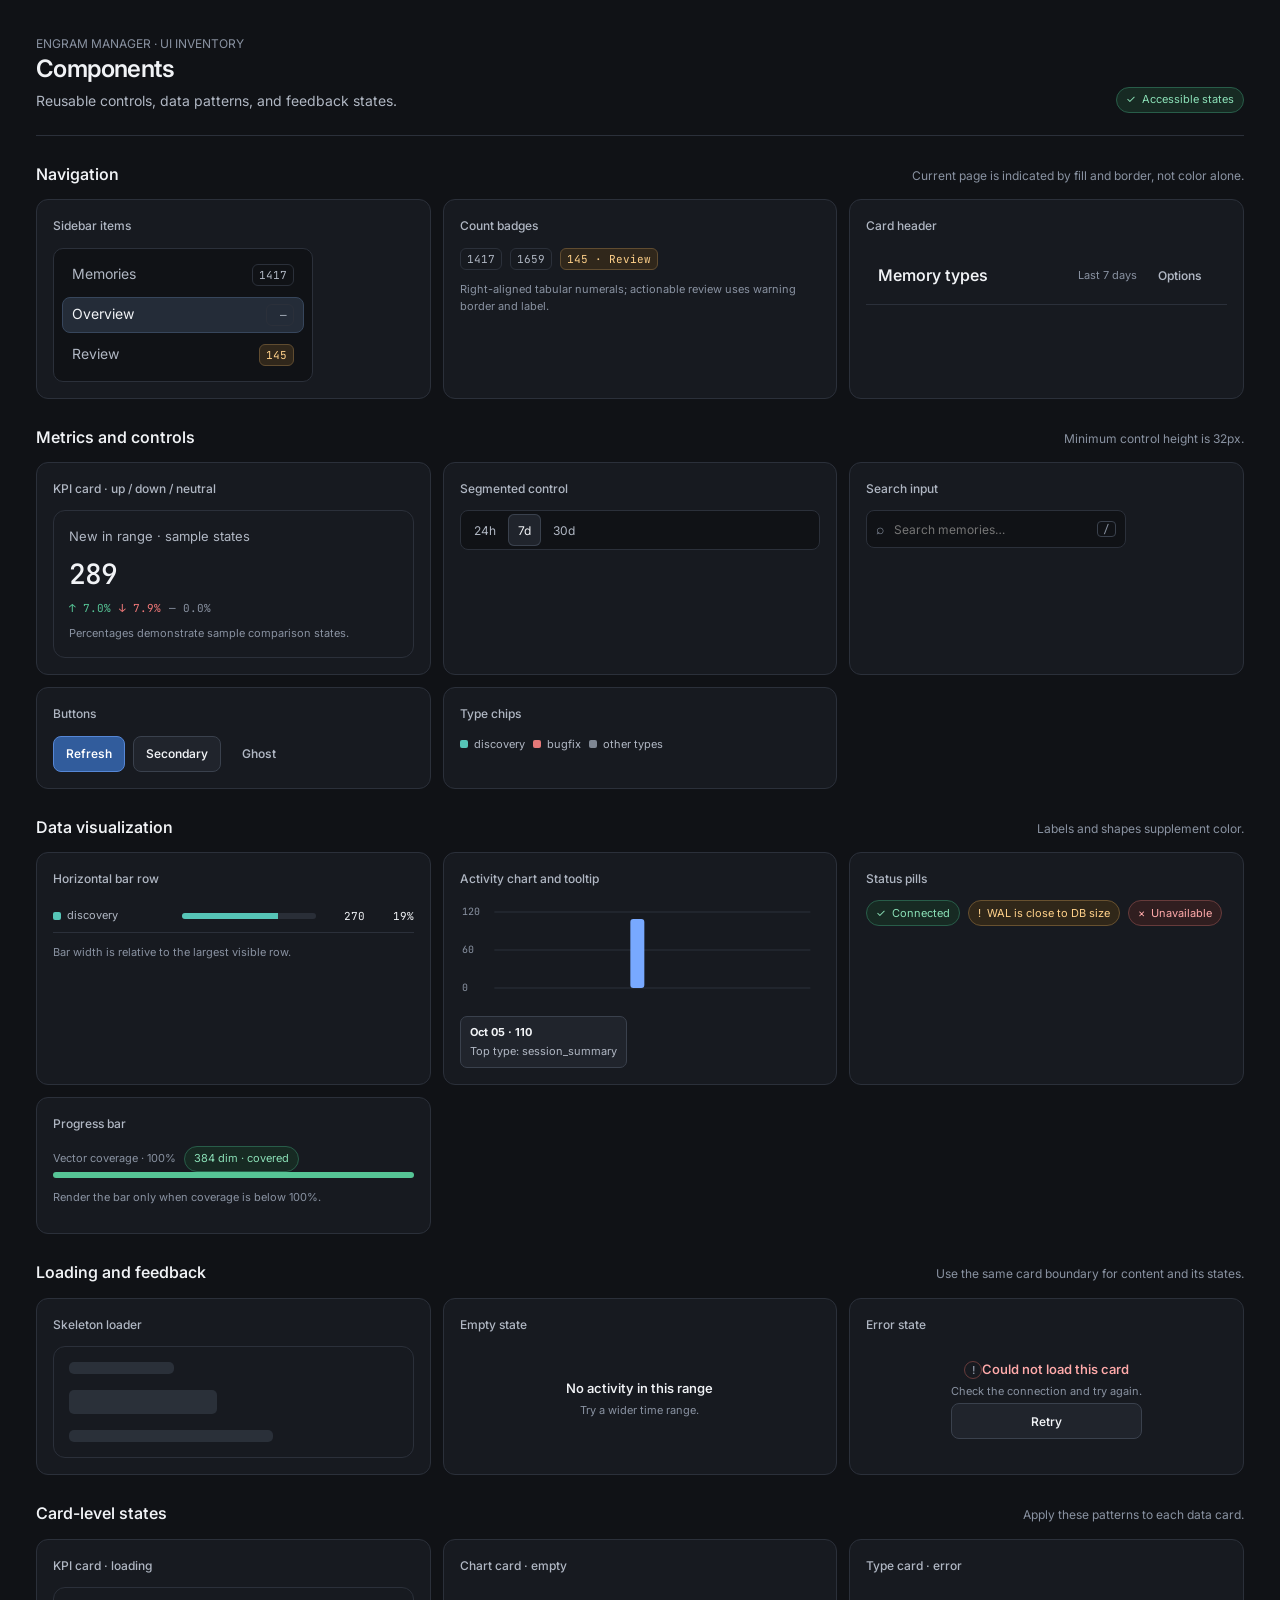
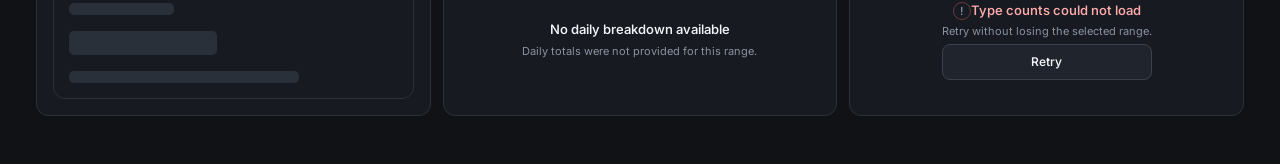
<file: References/Desing luna/components.html>
<!doctype html>
<html lang="en">
<head>
  <meta charset="utf-8">
  <meta name="viewport" content="width=device-width, initial-scale=1">
  <meta name="color-scheme" content="dark">
  <title>Components · Engram Manager</title>
  <link rel="preconnect" href="https://fonts.googleapis.com">
  <link rel="preconnect" href="https://fonts.gstatic.com" crossorigin>
  <link href="https://fonts.googleapis.com/css2?family=Inter:wght@400;500;600;650;700&family=JetBrains+Mono:wght@400;500;600&display=swap" rel="stylesheet">
  <style>
    :root { color-scheme:dark; --app:#101216; --surface:#171a20; --elevated:#20242c; --border:#2b303a; --border-strong:#3a414d; --text:#f1f3f6; --secondary:#b0b7c3; --muted:#8992a1; --accent:#78a9ff; --success:#56c596; --warning:#f0b55c; --danger:#f07878; --info:#6bb9df; --type-session:#93a4ba; --type-discovery:#56c5b7; --type-decision:#b99af7; --type-config:#68a6f0; --type-bugfix:#e47878; --type-pattern:#d58bc9; --type-architecture:#7bc77f; --type-feature:#d89a59; --type-other:#7f8793; --font-ui:"Inter",-apple-system,BlinkMacSystemFont,"Segoe UI",sans-serif; --font-mono:"JetBrains Mono",ui-monospace,Consolas,monospace; --focus:0 0 0 3px #78a9ff59; --radius:8px; --card-radius:12px; }
    *,*::before,*::after{box-sizing:border-box} body{margin:0;background:var(--app);color:var(--text);font:14px/1.6 var(--font-ui)} button,input{font:inherit;color:inherit} button{cursor:pointer} :focus-visible{outline:0;box-shadow:var(--focus)}
    .page{max-width:1440px;margin:auto;padding:32px 36px 48px}.heading{display:flex;justify-content:space-between;align-items:end;gap:20px;padding-bottom:22px;border-bottom:1px solid var(--border)}h1{margin:0;font-size:24px;line-height:1.25;font-weight:600;letter-spacing:-.025em}.lede{margin:6px 0 0;color:var(--secondary)}.eyebrow{color:var(--muted);font-size:12px}.section{margin-top:26px}.section-head{display:flex;align-items:baseline;justify-content:space-between;margin-bottom:12px}.section h2{margin:0;font-size:16px;font-weight:550}.section-note{color:var(--muted);font-size:12px}.grid{display:grid;grid-template-columns:repeat(3,minmax(0,1fr));gap:12px}.demo{padding:16px;border:1px solid var(--border);border-radius:var(--card-radius);background:var(--surface)}.demo-title{margin:0 0 12px;color:var(--secondary);font-size:12px;font-weight:500}.rail{display:flex;align-items:center;gap:8px;flex-wrap:wrap}.sidebar-demo{display:grid;gap:4px;max-width:260px;padding:8px;border:1px solid var(--border);border-radius:10px;background:var(--app)}.nav{display:flex;min-height:36px;align-items:center;justify-content:space-between;padding:0 9px;border:1px solid transparent;border-radius:8px;color:var(--secondary)}.nav:hover{background:var(--elevated);color:var(--text)}.nav.active{background:#242c38;border-color:#37465c;color:var(--text)}.badge{min-width:28px;padding:1px 6px;border:1px solid var(--border);border-radius:6px;color:var(--secondary);text-align:right;font:11px/18px var(--font-mono);font-variant-numeric:tabular-nums}.badge.review{border-color:#604c30;background:#30271b;color:#ffd18a}.metric{font:500 28px/1.2 var(--font-mono);font-variant-numeric:tabular-nums;letter-spacing:-.04em}.label{color:var(--secondary);font-size:13px}.foot{color:var(--muted);font-size:11px}.delta{display:inline-flex;gap:5px;font:11px var(--font-mono)}.up{color:var(--success)}.down{color:var(--danger)}.neutral{color:var(--muted)}.kpi{display:grid;gap:10px;min-height:112px;align-content:space-between;padding:15px;border:1px solid var(--border);border-radius:12px;background:var(--surface)}
    .segment{min-height:32px;padding:4px 10px;border:0;border-radius:6px;background:transparent;color:var(--secondary);font-size:12px}.segment:hover{color:var(--text)}.segment.selected{background:var(--elevated);box-shadow:inset 0 0 0 1px var(--border-strong);color:var(--text)}.segmented{display:flex;gap:2px;padding:3px;border:1px solid var(--border);border-radius:8px;background:var(--app)}.search{display:flex;width:min(100%,260px);height:38px;align-items:center;gap:8px;padding:0 9px;border:1px solid var(--border);border-radius:8px;background:var(--app);color:var(--muted)}.search input{width:100%;border:0;outline:0;background:transparent;font-size:12px}.search kbd{padding:0 5px;border:1px solid var(--border-strong);border-radius:4px;font:11px var(--font-mono)}.button{min-height:36px;padding:0 12px;border:1px solid var(--border-strong);border-radius:8px;background:var(--elevated);font-size:12px;font-weight:550}.button:hover{background:#2a303a}.button.primary{border-color:#5687d6;background:#315c9c;color:#fff}.button.ghost{border-color:transparent;background:transparent;color:var(--secondary)}.type-chip{display:inline-flex;align-items:center;gap:6px;color:var(--secondary);font-size:11px}.dot{width:8px;height:8px;border-radius:2px;background:var(--chip)}.row{display:grid;grid-template-columns:120px minmax(60px,1fr) 40px 40px;align-items:center;gap:9px;max-width:500px;padding:7px 0;border-bottom:1px solid var(--border)}.track,.progress{height:6px;overflow:hidden;border-radius:5px;background:#292e37}.fill{display:block;width:72%;height:100%;background:var(--chip)}.num{font:11px var(--font-mono);font-variant-numeric:tabular-nums;text-align:right}.chart{display:block;width:100%;height:116px}.chart-grid{stroke:#2b303a}.chart-label{fill:var(--muted);font:10px var(--font-mono)}.chart-bar{fill:var(--accent)}.tooltip{display:grid;gap:1px;width:max-content;padding:7px 9px;border:1px solid var(--border-strong);border-radius:7px;background:var(--elevated);font-size:11px}.tooltip span{color:var(--secondary)}.pill{display:inline-flex;min-height:26px;align-items:center;gap:6px;padding:2px 9px;border:1px solid #285d49;border-radius:999px;background:#172a23;color:#8be0b7;font-size:11px}.pill.warn{border-color:#68512f;background:#302719;color:#ffd18a}.pill.error{border-color:#673b3b;background:#301e20;color:#ffaaaa}.header{display:flex;align-items:center;justify-content:space-between;gap:12px;padding:10px 12px;border-bottom:1px solid var(--border)}.header strong{font-size:16px;font-weight:550}.skeleton{height:12px;border-radius:5px;background:#2a3039}.skeleton.large{width:45%;height:24px}.skeleton.short{width:32%}.empty,.error-state{display:grid;min-height:106px;place-content:center;gap:3px;text-align:center}.empty strong,.error-state strong{font-size:13px;font-weight:550}.empty span,.error-state span{color:var(--muted);font-size:11px}.error-state strong{color:#ffaaaa}.icon{display:inline-grid;width:18px;height:18px;place-items:center;border:1px solid #673b3b;border-radius:50%;color:var(--danger);font-size:12px}
    @media(max-width:900px){.page{padding:24px 20px 36px}.grid{grid-template-columns:repeat(2,minmax(0,1fr))}}@media(max-width:580px){.page{padding:18px 14px 28px}.heading{align-items:flex-start;flex-direction:column}.grid{grid-template-columns:minmax(0,1fr)}.section-head{align-items:flex-start;flex-direction:column;gap:3px}}
  </style>
</head>
<body>
  <main class="page">
    <header class="heading"><div><span class="eyebrow">ENGRAM MANAGER · UI INVENTORY</span><h1>Components</h1><p class="lede">Reusable controls, data patterns, and feedback states.</p></div><span class="pill"><span aria-hidden="true">✓</span>Accessible states</span></header>
    <section class="section"><div class="section-head"><h2>Navigation</h2><span class="section-note">Current page is indicated by fill and border, not color alone.</span></div><div class="grid">
      <article class="demo"><h3 class="demo-title">Sidebar items</h3><div class="sidebar-demo"><div class="nav">Memories <span class="badge">1417</span></div><div class="nav active" aria-current="page">Overview <span class="badge">—</span></div><div class="nav">Review <span class="badge review">145</span></div></div></article>
      <article class="demo"><h3 class="demo-title">Count badges</h3><div class="rail"><span class="badge">1417</span><span class="badge">1659</span><span class="badge review">145 · Review</span></div><p class="foot">Right-aligned tabular numerals; actionable review uses warning border and label.</p></article>
      <article class="demo"><h3 class="demo-title">Card header</h3><div class="header"><strong>Memory types</strong><div class="rail"><span class="foot">Last 7 days</span><button class="button ghost" type="button">Options</button></div></div></article>
    </div></section>
    <section class="section"><div class="section-head"><h2>Metrics and controls</h2><span class="section-note">Minimum control height is 32px.</span></div><div class="grid">
      <article class="demo"><h3 class="demo-title">KPI card · up / down / neutral</h3><div class="kpi"><span class="label">New in range · sample states</span><strong class="metric">289</strong><span class="rail"><span class="delta up">↑ 7.0%</span><span class="delta down">↓ 7.9%</span><span class="delta neutral">— 0.0%</span></span><span class="foot">Percentages demonstrate sample comparison states.</span></div></article>
      <article class="demo"><h3 class="demo-title">Segmented control</h3><div class="segmented" role="group" aria-label="Example time range"><button class="segment" type="button">24h</button><button class="segment selected" type="button" aria-pressed="true">7d</button><button class="segment" type="button">30d</button></div></article>
      <article class="demo"><h3 class="demo-title">Search input</h3><label class="search"><span aria-hidden="true">⌕</span><input type="search" aria-label="Search memories" placeholder="Search memories…"><kbd>/</kbd></label></article>
      <article class="demo"><h3 class="demo-title">Buttons</h3><div class="rail"><button class="button primary" type="button">Refresh</button><button class="button" type="button">Secondary</button><button class="button ghost" type="button">Ghost</button></div></article>
      <article class="demo"><h3 class="demo-title">Type chips</h3><div class="rail"><span class="type-chip" style="--chip:var(--type-discovery)"><i class="dot"></i>discovery</span><span class="type-chip" style="--chip:var(--type-bugfix)"><i class="dot"></i>bugfix</span><span class="type-chip" style="--chip:var(--type-other)"><i class="dot"></i>other types</span></div></article>
    </div></section>
    <section class="section"><div class="section-head"><h2>Data visualization</h2><span class="section-note">Labels and shapes supplement color.</span></div><div class="grid">
      <article class="demo"><h3 class="demo-title">Horizontal bar row</h3><div class="row"><span class="type-chip" style="--chip:var(--type-discovery)"><i class="dot"></i>discovery</span><span class="track"><span class="fill" style="--chip:var(--type-discovery)"></span></span><span class="num">270</span><span class="num">19%</span></div><p class="foot">Bar width is relative to the largest visible row.</p></article>
      <article class="demo"><h3 class="demo-title">Activity chart and tooltip</h3><svg class="chart" viewBox="0 0 360 116" role="img" aria-label="Activity chart, peak 110 on Oct 05"><line class="chart-grid" x1="34" x2="350" y1="12" y2="12"/><line class="chart-grid" x1="34" x2="350" y1="50" y2="50"/><line class="chart-grid" x1="34" x2="350" y1="88" y2="88"/><text class="chart-label" x="2" y="15">120</text><text class="chart-label" x="2" y="53">60</text><text class="chart-label" x="2" y="91">0</text><rect class="chart-bar" x="170" y="19" width="14" height="69" rx="3"/></svg><div class="tooltip"><strong>Oct 05 · 110</strong><span>Top type: session_summary</span></div></article>
      <article class="demo"><h3 class="demo-title">Status pills</h3><div class="rail"><span class="pill"><span aria-hidden="true">✓</span>Connected</span><span class="pill warn"><span aria-hidden="true">!</span>WAL is close to DB size</span><span class="pill error"><span aria-hidden="true">×</span>Unavailable</span></div></article>
      <article class="demo"><h3 class="demo-title">Progress bar</h3><div class="rail"><span class="foot">Vector coverage · 100%</span><span class="pill">384 dim · covered</span></div><div class="progress"><div class="fill" style="width:100%;--chip:var(--success)"></div></div><p class="foot">Render the bar only when coverage is below 100%.</p></article>
    </div></section>
    <section class="section"><div class="section-head"><h2>Loading and feedback</h2><span class="section-note">Use the same card boundary for content and its states.</span></div><div class="grid">
      <article class="demo"><h3 class="demo-title">Skeleton loader</h3><div class="kpi"><span class="skeleton short"></span><span class="skeleton large"></span><span class="skeleton" style="width:62%"></span></div></article>
      <article class="demo"><h3 class="demo-title">Empty state</h3><div class="empty"><strong>No activity in this range</strong><span>Try a wider time range.</span></div></article>
      <article class="demo"><h3 class="demo-title">Error state</h3><div class="error-state"><strong><span class="icon" aria-hidden="true">!</span>Could not load this card</strong><span>Check the connection and try again.</span><button class="button" type="button">Retry</button></div></article>
    </div></section>
    <section class="section"><div class="section-head"><h2>Card-level states</h2><span class="section-note">Apply these patterns to each data card.</span></div><div class="grid">
      <article class="demo"><h3 class="demo-title">KPI card · loading</h3><div class="kpi"><span class="skeleton short"></span><span class="skeleton large"></span><span class="skeleton" style="width:70%"></span></div></article>
      <article class="demo"><h3 class="demo-title">Chart card · empty</h3><div class="empty"><strong>No daily breakdown available</strong><span>Daily totals were not provided for this range.</span></div></article>
      <article class="demo"><h3 class="demo-title">Type card · error</h3><div class="error-state"><strong><span class="icon" aria-hidden="true">!</span>Type counts could not load</strong><span>Retry without losing the selected range.</span><button class="button" type="button">Retry</button></div></article>
    </div></section>
  </main>
</body>
</html>
</file>
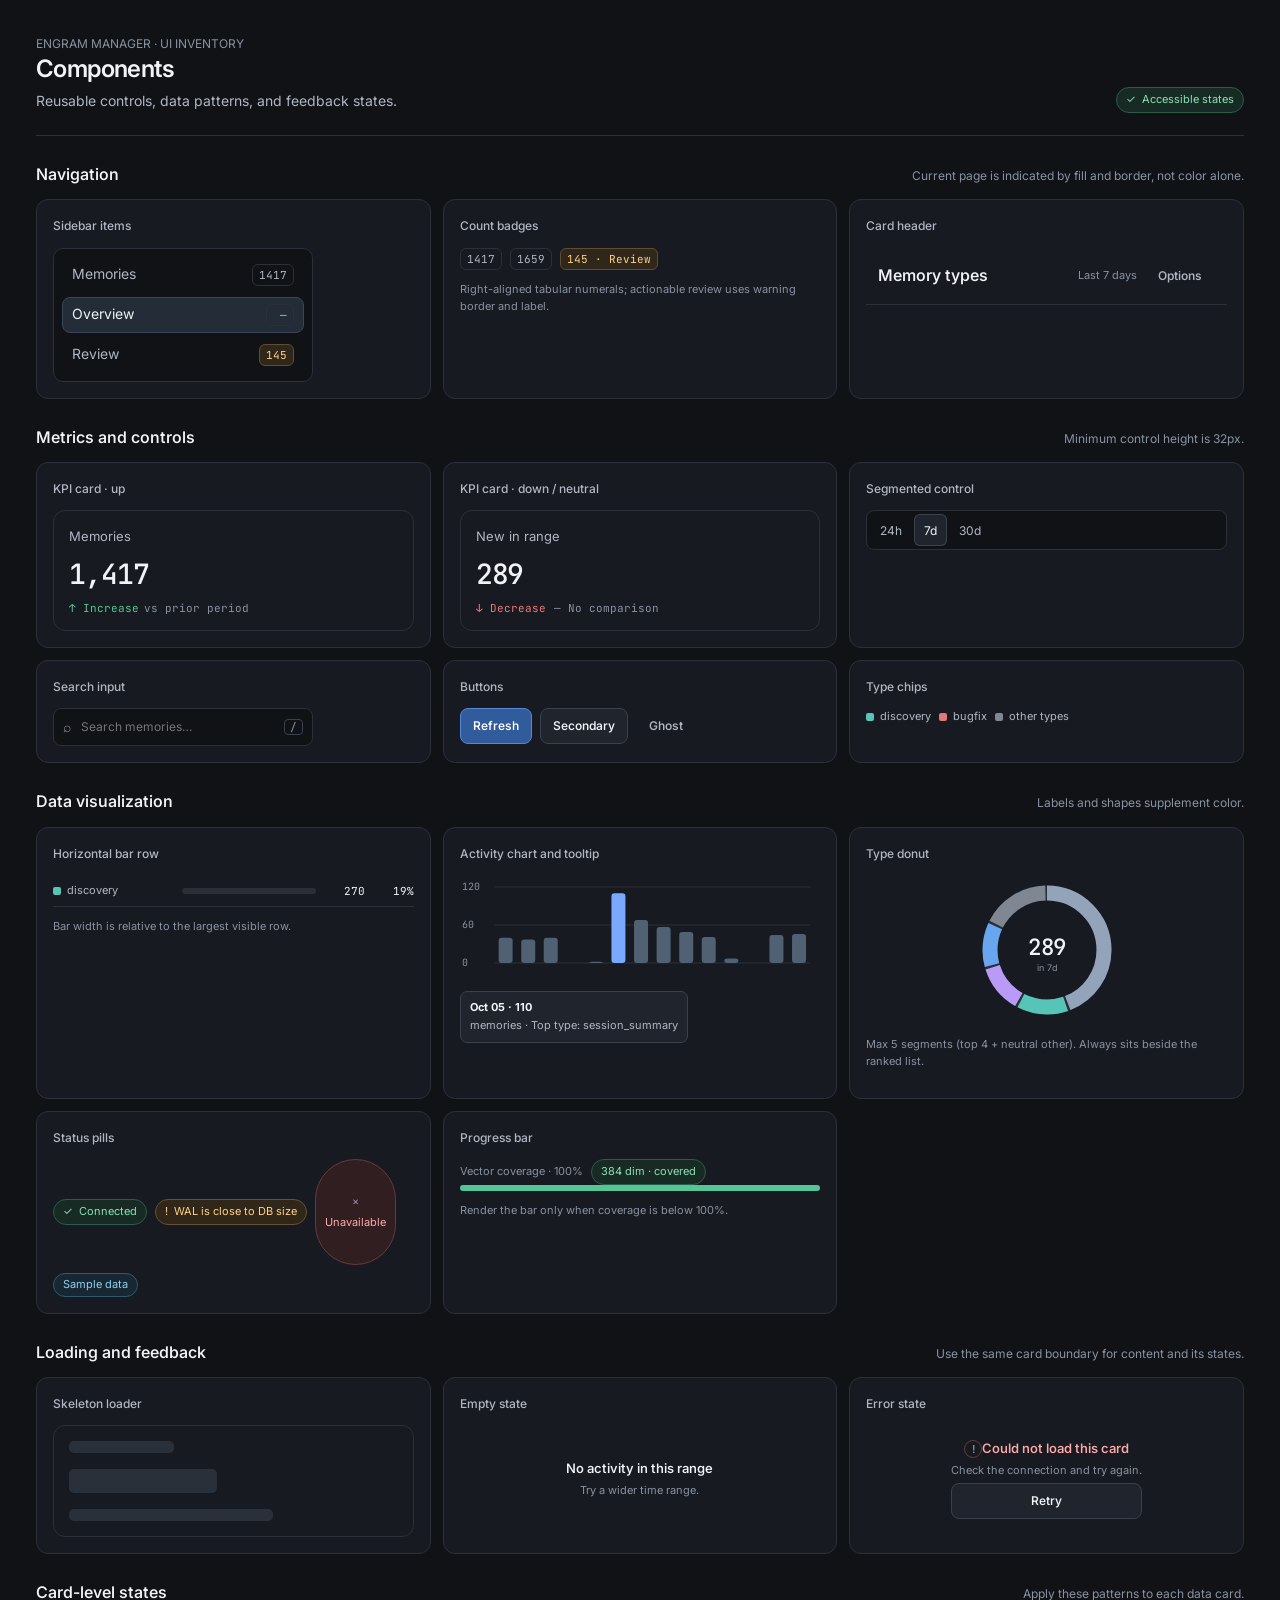
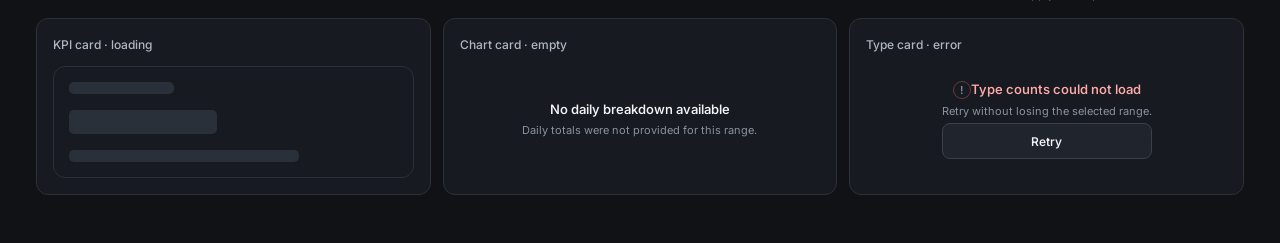
<file: References/Desing sonnet/components.html>
<!doctype html>
<html lang="en">
<head>
  <meta charset="utf-8">
  <meta name="viewport" content="width=device-width, initial-scale=1">
  <meta name="color-scheme" content="dark">
  <title>Components · Engram Manager</title>
  <link rel="preconnect" href="https://fonts.googleapis.com">
  <link rel="preconnect" href="https://fonts.gstatic.com" crossorigin>
  <link href="https://fonts.googleapis.com/css2?family=Inter:wght@400;500;600;650;700&family=JetBrains+Mono:wght@400;500;600&display=swap" rel="stylesheet">
  <style>
    :root { color-scheme:dark; --app:#101216; --surface:#171a20; --elevated:#20242c; --border:#2b303a; --border-strong:#3a414d; --text:#f1f3f6; --secondary:#b0b7c3; --muted:#8992a1; --accent:#78a9ff; --success:#56c596; --warning:#f0b55c; --danger:#f07878; --info:#6bb9df; --type-session:#93a4ba; --type-discovery:#56c5b7; --type-decision:#b99af7; --type-config:#68a6f0; --type-bugfix:#e47878; --type-pattern:#d58bc9; --type-architecture:#7bc77f; --type-feature:#d89a59; --type-other:#7f8793; --font-ui:"Inter",-apple-system,BlinkMacSystemFont,"Segoe UI",sans-serif; --font-mono:"JetBrains Mono",ui-monospace,Consolas,monospace; --focus:0 0 0 3px #78a9ff59; --radius:8px; --card-radius:12px; }
    *,*::before,*::after{box-sizing:border-box} body{margin:0;background:var(--app);color:var(--text);font:14px/1.6 var(--font-ui)} button,input{font:inherit;color:inherit} button{cursor:pointer} :focus-visible{outline:0;box-shadow:var(--focus)}
    .page{max-width:1440px;margin:auto;padding:32px 36px 48px}.heading{display:flex;justify-content:space-between;align-items:end;gap:20px;padding-bottom:22px;border-bottom:1px solid var(--border)}h1{margin:0;font-size:24px;line-height:1.25;font-weight:600;letter-spacing:-.025em}.lede{margin:6px 0 0;color:var(--secondary)}.eyebrow{color:var(--muted);font-size:12px}.section{margin-top:26px}.section-head{display:flex;align-items:baseline;justify-content:space-between;margin-bottom:12px}.section h2{margin:0;font-size:16px;font-weight:550}.section-note{color:var(--muted);font-size:12px}.grid{display:grid;grid-template-columns:repeat(3,minmax(0,1fr));gap:12px}.demo{padding:16px;border:1px solid var(--border);border-radius:var(--card-radius);background:var(--surface)}.demo-title{margin:0 0 12px;color:var(--secondary);font-size:12px;font-weight:500}.rail{display:flex;align-items:center;gap:8px;flex-wrap:wrap}.sidebar-demo{display:grid;gap:4px;max-width:260px;padding:8px;border:1px solid var(--border);border-radius:10px;background:var(--app)}.nav{display:flex;min-height:36px;align-items:center;justify-content:space-between;padding:0 9px;border:1px solid transparent;border-radius:8px;color:var(--secondary)}.nav:hover{background:var(--elevated);color:var(--text)}.nav.active{background:#242c38;border-color:#37465c;color:var(--text)}.badge{min-width:28px;padding:1px 6px;border:1px solid var(--border);border-radius:6px;color:var(--secondary);text-align:right;font:11px/18px var(--font-mono);font-variant-numeric:tabular-nums}.badge.review{border-color:#604c30;background:#30271b;color:#ffd18a}.metric{font:500 28px/1.2 var(--font-mono);font-variant-numeric:tabular-nums;letter-spacing:-.04em}.label{color:var(--secondary);font-size:13px}.foot{color:var(--muted);font-size:11px}.delta{display:inline-flex;gap:5px;font:11px var(--font-mono)}.up{color:var(--success)}.down{color:var(--danger)}.neutral{color:var(--muted)}.kpi{display:grid;gap:10px;min-height:112px;align-content:space-between;padding:15px;border:1px solid var(--border);border-radius:12px;background:var(--surface)}
    .segment{min-height:32px;padding:4px 10px;border:0;border-radius:6px;background:transparent;color:var(--secondary);font-size:12px}.segment:hover{color:var(--text)}.segment.selected{background:var(--elevated);box-shadow:inset 0 0 0 1px var(--border-strong);color:var(--text)}.segmented{display:flex;gap:2px;padding:3px;border:1px solid var(--border);border-radius:8px;background:var(--app)}.search{display:flex;width:min(100%,260px);height:38px;align-items:center;gap:8px;padding:0 9px;border:1px solid var(--border);border-radius:8px;background:var(--app);color:var(--muted)}.search input{width:100%;border:0;outline:0;background:transparent;font-size:12px}.search kbd{padding:0 5px;border:1px solid var(--border-strong);border-radius:4px;font:11px var(--font-mono)}.button{min-height:36px;padding:0 12px;border:1px solid var(--border-strong);border-radius:8px;background:var(--elevated);font-size:12px;font-weight:550}.button:hover{background:#2a303a}.button.primary{border-color:#5687d6;background:#315c9c;color:#fff}.button.ghost{border-color:transparent;background:transparent;color:var(--secondary)}.type-chip{display:inline-flex;align-items:center;gap:6px;color:var(--secondary);font-size:11px}.dot{width:8px;height:8px;border-radius:2px;background:var(--chip)}.row{display:grid;grid-template-columns:120px minmax(60px,1fr) 40px 40px;align-items:center;gap:9px;max-width:500px;padding:7px 0;border-bottom:1px solid var(--border)}.track,.progress{height:6px;overflow:hidden;border-radius:5px;background:#292e37}.fill{width:72%;height:100%;background:var(--chip)}.num{font:11px var(--font-mono);font-variant-numeric:tabular-nums;text-align:right}.chart{display:block;width:100%;height:116px}.chart-grid{stroke:#2b303a}.chart-label{fill:var(--muted);font:10px var(--font-mono)}.chart-bar{fill:#516174}.chart-bar.peak{fill:var(--accent)}.sample-badge{display:inline-flex;padding:2px 9px;border:1px solid #2f5a72;border-radius:999px;background:#172833;color:#8fd0f0;font-size:11px}.tooltip{display:grid;gap:1px;width:max-content;padding:7px 9px;border:1px solid var(--border-strong);border-radius:7px;background:var(--elevated);font-size:11px}.tooltip span{color:var(--secondary)}.pill{display:inline-flex;min-height:26px;align-items:center;gap:6px;padding:2px 9px;border:1px solid #285d49;border-radius:999px;background:#172a23;color:#8be0b7;font-size:11px}.pill.warn{border-color:#68512f;background:#302719;color:#ffd18a}.pill.error{border-color:#673b3b;background:#301e20;color:#ffaaaa}.header{display:flex;align-items:center;justify-content:space-between;gap:12px;padding:10px 12px;border-bottom:1px solid var(--border)}.header strong{font-size:16px;font-weight:550}.skeleton{height:12px;border-radius:5px;background:#2a3039}.skeleton.large{width:45%;height:24px}.skeleton.short{width:32%}.empty,.error{display:grid;min-height:106px;place-content:center;gap:3px;text-align:center}.empty strong,.error strong{font-size:13px;font-weight:550}.empty span,.error span{color:var(--muted);font-size:11px}.error strong{color:#ffaaaa}.icon{display:inline-grid;width:18px;height:18px;place-items:center;border:1px solid #673b3b;border-radius:50%;color:var(--danger);font-size:12px}
    .donut{display:block;width:150px;height:150px;margin:0 auto 8px}.donut-track{fill:none;stroke:#292e37;stroke-width:20}.donut-seg{fill:none;stroke-width:20}.donut-value{fill:var(--text);font:500 30px var(--font-mono);letter-spacing:-.05em}.donut-caption{fill:var(--muted);font:12px var(--font-ui)}
    @media(max-width:900px){.page{padding:24px 20px 36px}.grid{grid-template-columns:repeat(2,minmax(0,1fr))}}@media(max-width:580px){.page{padding:18px 14px 28px}.heading{align-items:flex-start;flex-direction:column}.grid{grid-template-columns:minmax(0,1fr)}.section-head{align-items:flex-start;flex-direction:column;gap:3px}}
  </style>
</head>
<body>
  <main class="page">
    <header class="heading"><div><span class="eyebrow">ENGRAM MANAGER · UI INVENTORY</span><h1>Components</h1><p class="lede">Reusable controls, data patterns, and feedback states.</p></div><span class="pill"><span aria-hidden="true">✓</span>Accessible states</span></header>
    <section class="section"><div class="section-head"><h2>Navigation</h2><span class="section-note">Current page is indicated by fill and border, not color alone.</span></div><div class="grid">
      <article class="demo"><h3 class="demo-title">Sidebar items</h3><div class="sidebar-demo"><div class="nav">Memories <span class="badge">1417</span></div><div class="nav active" aria-current="page">Overview <span class="badge">—</span></div><div class="nav">Review <span class="badge review">145</span></div></div></article>
      <article class="demo"><h3 class="demo-title">Count badges</h3><div class="rail"><span class="badge">1417</span><span class="badge">1659</span><span class="badge review">145 · Review</span></div><p class="foot">Right-aligned tabular numerals; actionable review uses warning border and label.</p></article>
      <article class="demo"><h3 class="demo-title">Card header</h3><div class="header"><strong>Memory types</strong><div class="rail"><span class="foot">Last 7 days</span><button class="button ghost" type="button">Options</button></div></div></article>
    </div></section>
    <section class="section"><div class="section-head"><h2>Metrics and controls</h2><span class="section-note">Minimum control height is 32px.</span></div><div class="grid">
      <article class="demo"><h3 class="demo-title">KPI card · up</h3><div class="kpi"><span class="label">Memories</span><strong class="metric">1,417</strong><span class="delta up">↑ Increase <span class="foot">vs prior period</span></span></div></article>
      <article class="demo"><h3 class="demo-title">KPI card · down / neutral</h3><div class="kpi"><span class="label">New in range</span><strong class="metric">289</strong><span class="rail"><span class="delta down">↓ Decrease</span><span class="delta neutral">— No comparison</span></span></div></article>
      <article class="demo"><h3 class="demo-title">Segmented control</h3><div class="segmented" role="group" aria-label="Example time range"><button class="segment" type="button">24h</button><button class="segment selected" type="button" aria-pressed="true">7d</button><button class="segment" type="button">30d</button></div></article>
      <article class="demo"><h3 class="demo-title">Search input</h3><label class="search"><span aria-hidden="true">⌕</span><input type="search" aria-label="Search memories" placeholder="Search memories…"><kbd>/</kbd></label></article>
      <article class="demo"><h3 class="demo-title">Buttons</h3><div class="rail"><button class="button primary" type="button">Refresh</button><button class="button" type="button">Secondary</button><button class="button ghost" type="button">Ghost</button></div></article>
      <article class="demo"><h3 class="demo-title">Type chips</h3><div class="rail"><span class="type-chip" style="--chip:var(--type-discovery)"><i class="dot"></i>discovery</span><span class="type-chip" style="--chip:var(--type-bugfix)"><i class="dot"></i>bugfix</span><span class="type-chip" style="--chip:var(--type-other)"><i class="dot"></i>other types</span></div></article>
    </div></section>
    <section class="section"><div class="section-head"><h2>Data visualization</h2><span class="section-note">Labels and shapes supplement color.</span></div><div class="grid">
      <article class="demo"><h3 class="demo-title">Horizontal bar row</h3><div class="row"><span class="type-chip" style="--chip:var(--type-discovery)"><i class="dot"></i>discovery</span><span class="track"><span class="fill" style="--chip:var(--type-discovery)"></span></span><span class="num">270</span><span class="num">19%</span></div><p class="foot">Bar width is relative to the largest visible row.</p></article>
      <article class="demo"><h3 class="demo-title">Activity chart and tooltip</h3><svg class="chart" viewBox="0 0 360 116" role="img" aria-label="Activity chart, peak 110 on Oct 05"><line class="chart-grid" x1="34" x2="350" y1="12" y2="12"/><line class="chart-grid" x1="34" x2="350" y1="50" y2="50"/><line class="chart-grid" x1="34" x2="350" y1="88" y2="88"/><text class="chart-label" x="2" y="15">120</text><text class="chart-label" x="2" y="53">60</text><text class="chart-label" x="2" y="91">0</text><rect class="chart-bar" x="38.3" y="62.7" width="14" height="25.3" rx="3" tabindex="0"/><rect class="chart-bar" x="60.9" y="64.6" width="14" height="23.4" rx="3" tabindex="0"/><rect class="chart-bar" x="83.4" y="62.7" width="14" height="25.3" rx="3" tabindex="0"/><rect class="chart-bar" x="106.0" y="88.0" width="14" height="0.0" rx="3" tabindex="0"/><rect class="chart-bar" x="128.6" y="86.7" width="14" height="1.3" rx="3" tabindex="0"/><rect class="chart-bar peak" x="151.1" y="18.3" width="14" height="69.7" rx="3" tabindex="0"/><rect class="chart-bar" x="173.7" y="44.9" width="14" height="43.1" rx="3" tabindex="0"/><rect class="chart-bar" x="196.3" y="51.9" width="14" height="36.1" rx="3" tabindex="0"/><rect class="chart-bar" x="218.9" y="57.0" width="14" height="31.0" rx="3" tabindex="0"/><rect class="chart-bar" x="241.4" y="62.0" width="14" height="26.0" rx="3" tabindex="0"/><rect class="chart-bar" x="264.0" y="83.6" width="14" height="4.4" rx="3" tabindex="0"/><rect class="chart-bar" x="286.6" y="88.0" width="14" height="0.0" rx="3" tabindex="0"/><rect class="chart-bar" x="309.1" y="60.1" width="14" height="27.9" rx="3" tabindex="0"/><rect class="chart-bar" x="331.7" y="58.9" width="14" height="29.1" rx="3" tabindex="0"/></svg><div class="tooltip"><strong>Oct 05 · 110</strong><span>memories · Top type: session_summary</span></div></article>
      <article class="demo"><h3 class="demo-title">Type donut</h3><svg class="donut" viewBox="0 0 200 200" role="img" aria-label="Distribution of 289 memories: session_summary 45%, discovery 13%, decision 12%, config 12%, other types 18%"><circle class="donut-track" cx="100" cy="100" r="76"/><circle class="donut-seg" cx="100" cy="100" r="76" style="stroke:var(--type-session)" stroke-dasharray="210.1 267.4" stroke-dashoffset="0.0" transform="rotate(-90 100 100)"/><circle class="donut-seg" cx="100" cy="100" r="76" style="stroke:var(--type-discovery)" stroke-dasharray="61.4 416.1" stroke-dashoffset="-213.1" transform="rotate(-90 100 100)"/><circle class="donut-seg" cx="100" cy="100" r="76" style="stroke:var(--type-decision)" stroke-dasharray="56.5 421.0" stroke-dashoffset="-277.6" transform="rotate(-90 100 100)"/><circle class="donut-seg" cx="100" cy="100" r="76" style="stroke:var(--type-config)" stroke-dasharray="53.2 424.3" stroke-dashoffset="-337.1" transform="rotate(-90 100 100)"/><circle class="donut-seg" cx="100" cy="100" r="76" style="stroke:var(--type-other)" stroke-dasharray="81.3 396.3" stroke-dashoffset="-393.3" transform="rotate(-90 100 100)"/><text class="donut-value" x="100" y="106" text-anchor="middle">289</text><text class="donut-caption" x="100" y="128" text-anchor="middle">in 7d</text></svg><p class="foot">Max 5 segments (top 4 + neutral other). Always sits beside the ranked list.</p></article>
      <article class="demo"><h3 class="demo-title">Status pills</h3><div class="rail"><span class="pill"><span aria-hidden="true">✓</span>Connected</span><span class="pill warn"><span aria-hidden="true">!</span>WAL is close to DB size</span><span class="pill error"><span aria-hidden="true">×</span>Unavailable</span><span class="sample-badge">Sample data</span></div></article>
      <article class="demo"><h3 class="demo-title">Progress bar</h3><div class="rail"><span class="foot">Vector coverage · 100%</span><span class="pill">384 dim · covered</span></div><div class="progress"><div class="fill" style="width:100%;--chip:var(--success)"></div></div><p class="foot">Render the bar only when coverage is below 100%.</p></article>
    </div></section>
    <section class="section"><div class="section-head"><h2>Loading and feedback</h2><span class="section-note">Use the same card boundary for content and its states.</span></div><div class="grid">
      <article class="demo"><h3 class="demo-title">Skeleton loader</h3><div class="kpi"><span class="skeleton short"></span><span class="skeleton large"></span><span class="skeleton" style="width:62%"></span></div></article>
      <article class="demo"><h3 class="demo-title">Empty state</h3><div class="empty"><strong>No activity in this range</strong><span>Try a wider time range.</span></div></article>
      <article class="demo"><h3 class="demo-title">Error state</h3><div class="error"><strong><span class="icon" aria-hidden="true">!</span>Could not load this card</strong><span>Check the connection and try again.</span><button class="button" type="button">Retry</button></div></article>
    </div></section>
    <section class="section"><div class="section-head"><h2>Card-level states</h2><span class="section-note">Apply these patterns to each data card.</span></div><div class="grid">
      <article class="demo"><h3 class="demo-title">KPI card · loading</h3><div class="kpi"><span class="skeleton short"></span><span class="skeleton large"></span><span class="skeleton" style="width:70%"></span></div></article>
      <article class="demo"><h3 class="demo-title">Chart card · empty</h3><div class="empty"><strong>No daily breakdown available</strong><span>Daily totals were not provided for this range.</span></div></article>
      <article class="demo"><h3 class="demo-title">Type card · error</h3><div class="error"><strong><span class="icon" aria-hidden="true">!</span>Type counts could not load</strong><span>Retry without losing the selected range.</span><button class="button" type="button">Retry</button></div></article>
    </div></section>
  </main>
</body>
</html>
</file>
